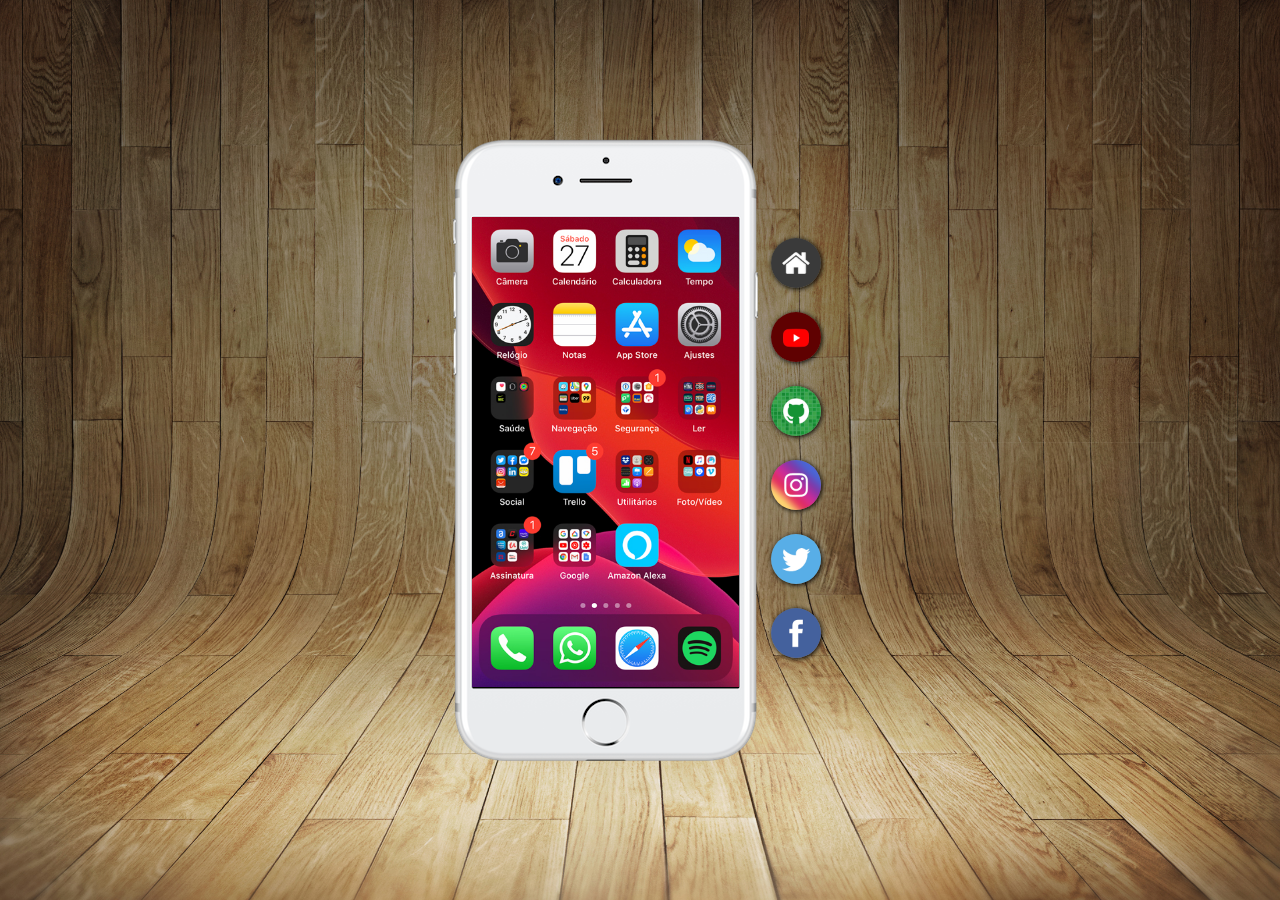
<file: index.html>
<!DOCTYPE html>
<html lang="pt-br">
<head>
    <meta charset="UTF-8">
    <meta name="viewport" content="width=device-width, initial-scale=1.0">
    <title>Projeto redes sociais</title>
    <link rel="shortcut icon" href="favicon.ico" type="image/x-icon">
    <link rel="stylesheet" href="estilos/style.css">
</head>
<body>
    <main>
        <section id="telefone">
        <iframe id="tela" src="home.html" frameborder="0" name="tela">
            Seu navegador não suporta, tente abrir em outro navegador para visualizar o documento.
        </iframe>
        </section>
        <section id="redes-sociais">
            <a href="home.html" target="tela"><img src="imagens/logo-home.jpg" alt="Home"></a>
            <a href="youtube.html" target="tela"><img src="imagens/logo-youtube.jpg" alt="Youtube"></a>
            <a href="github.html" target="tela"><img src="imagens/logo-github.jpg" alt="Github"></a>
            <a href="instagram.html" target="tela"><img src="imagens/logo-instagram.jpg" alt="Instagram"></a>
            <a href="twitter.html" target="tela"><img src="imagens/logo-twitter.jpg" alt="Twiter"></a>
            <a href="facebook.html" target="tela"><img src="imagens/logo-facebook.jpg" alt=""></a>
        </section>
    </main>
</body>
</html>
</file>
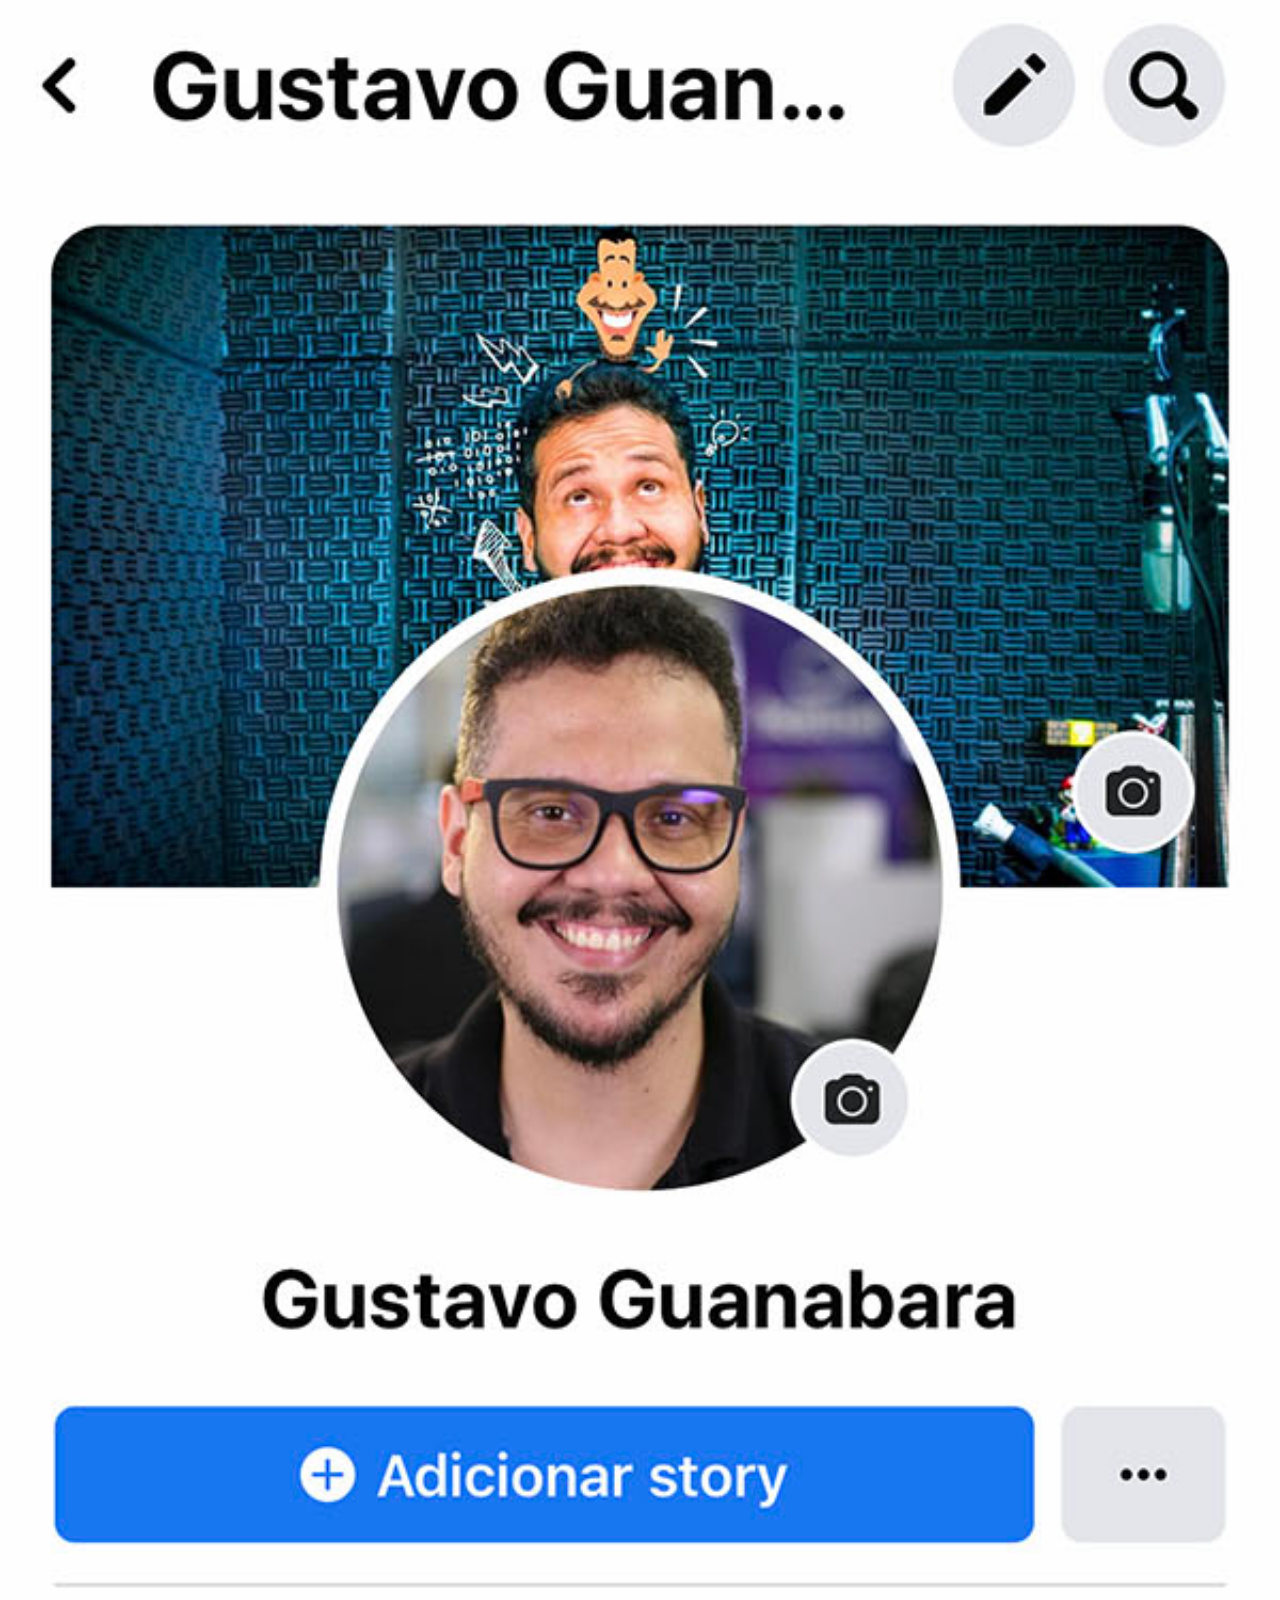
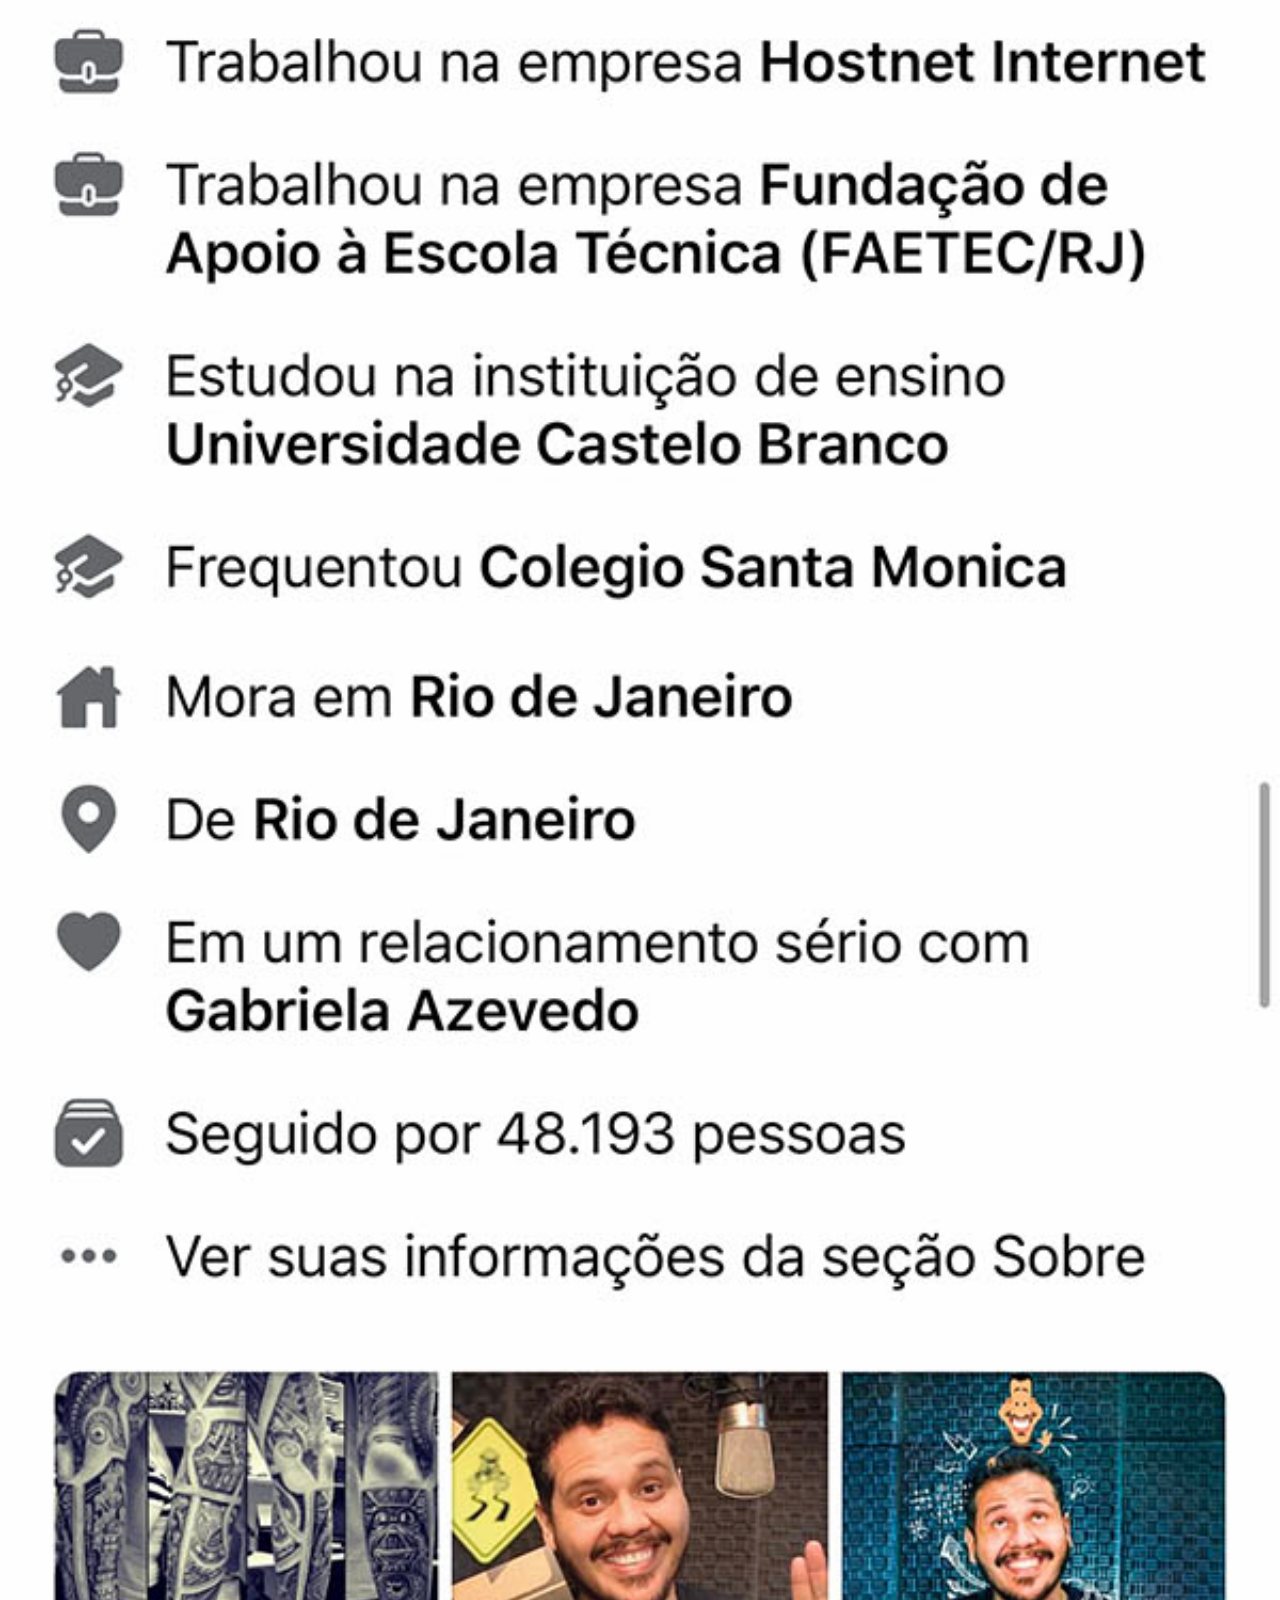
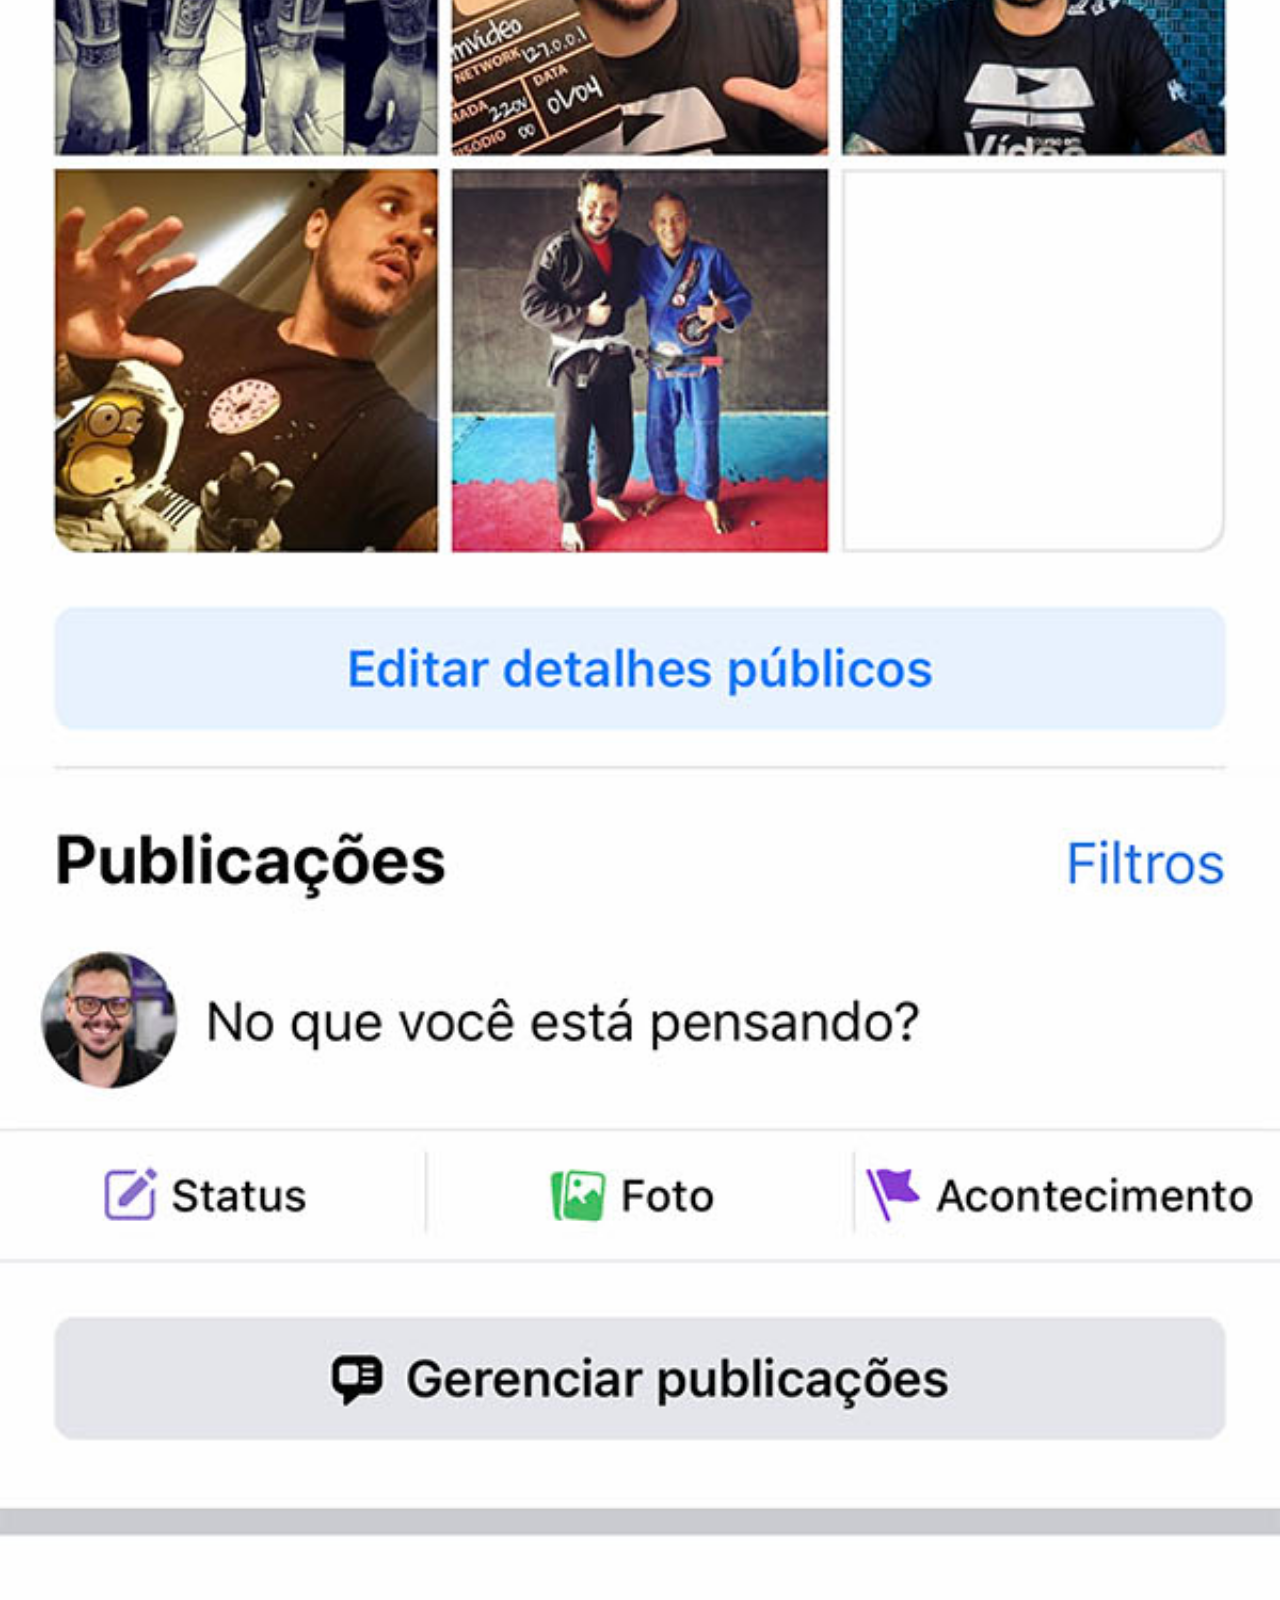
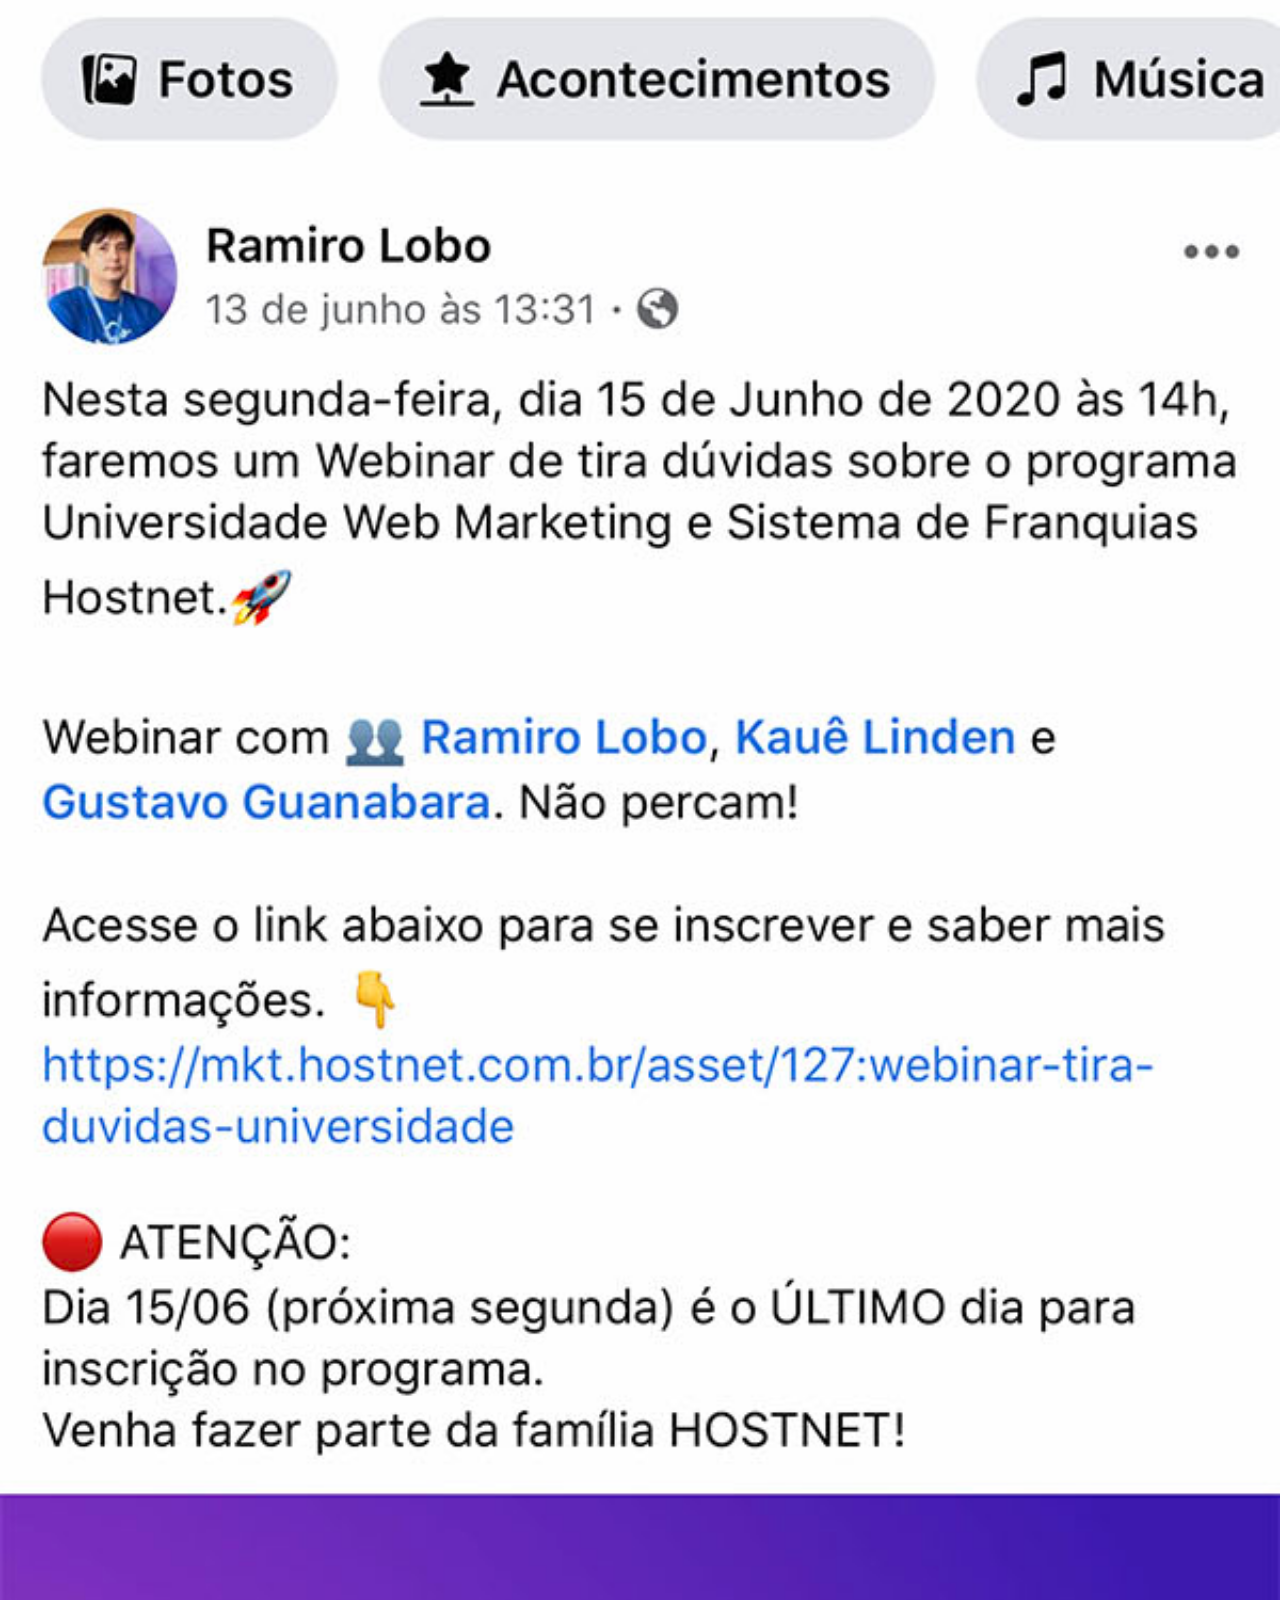
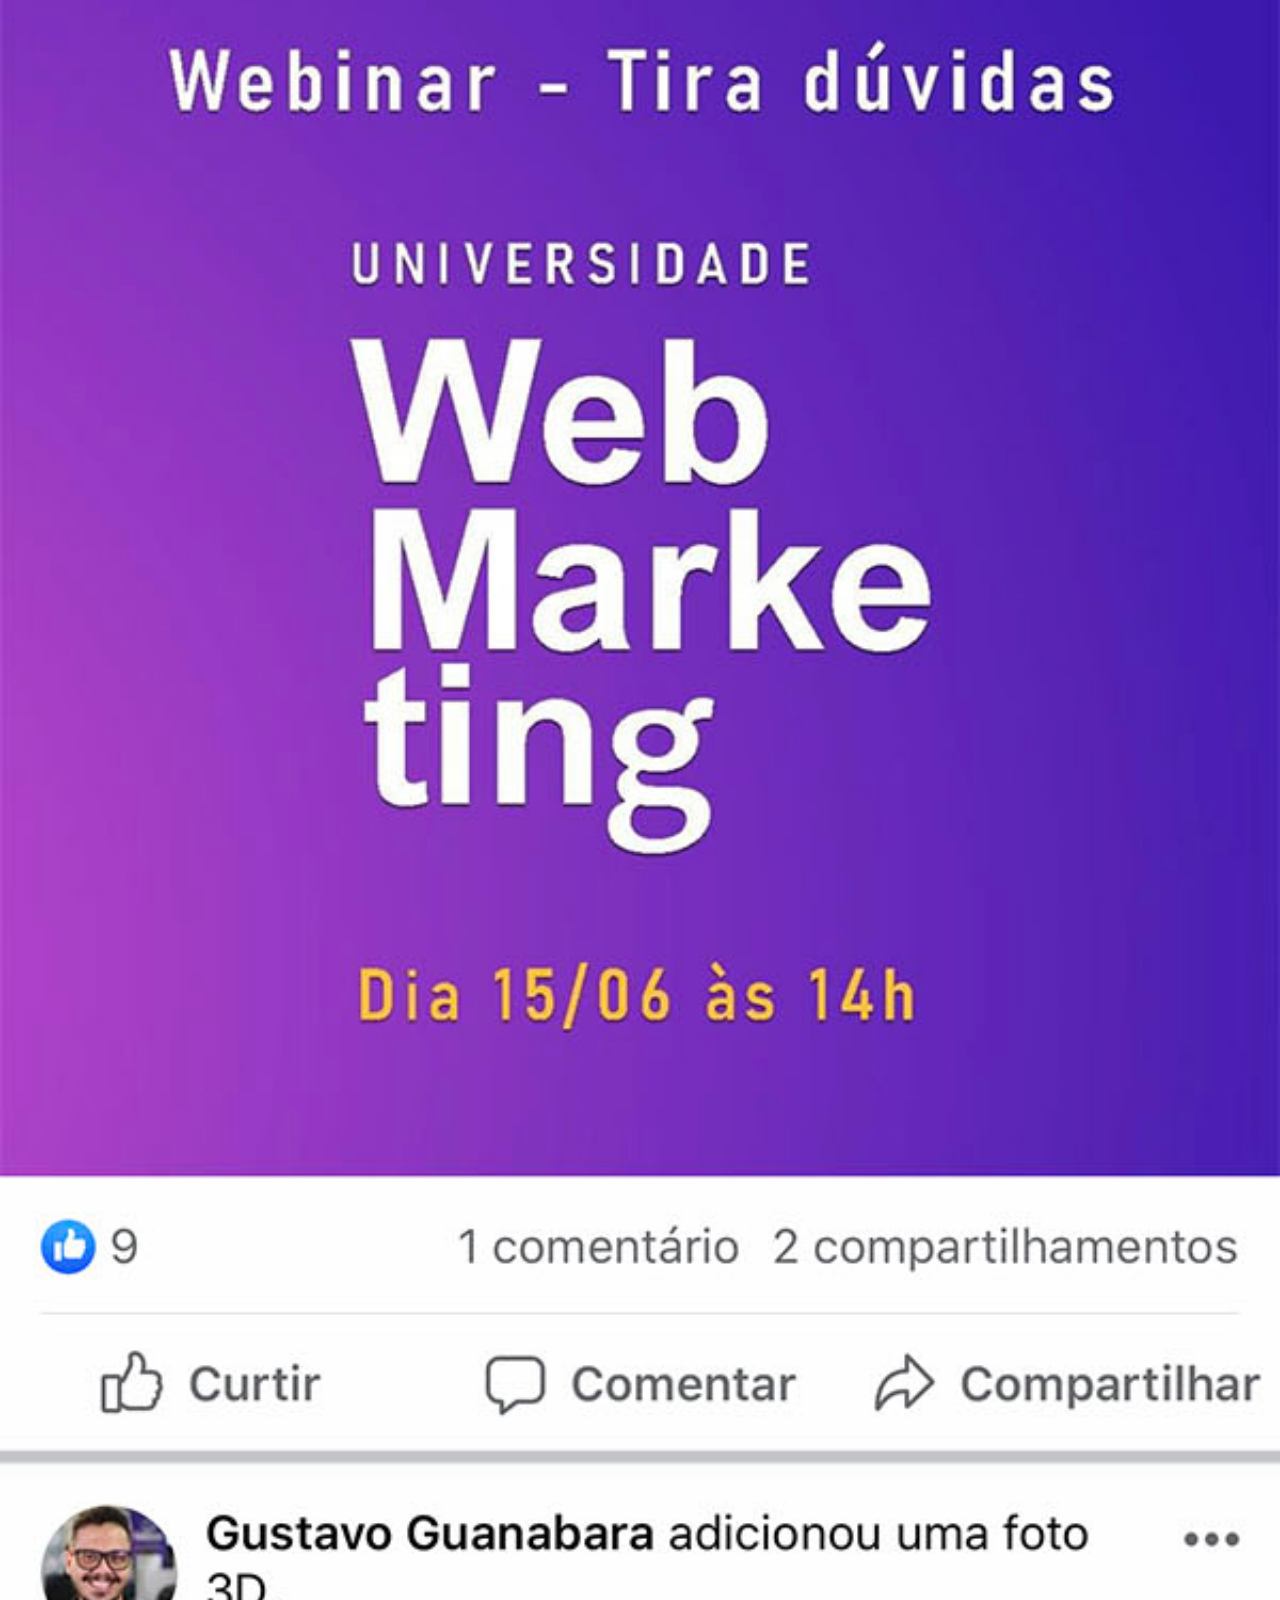
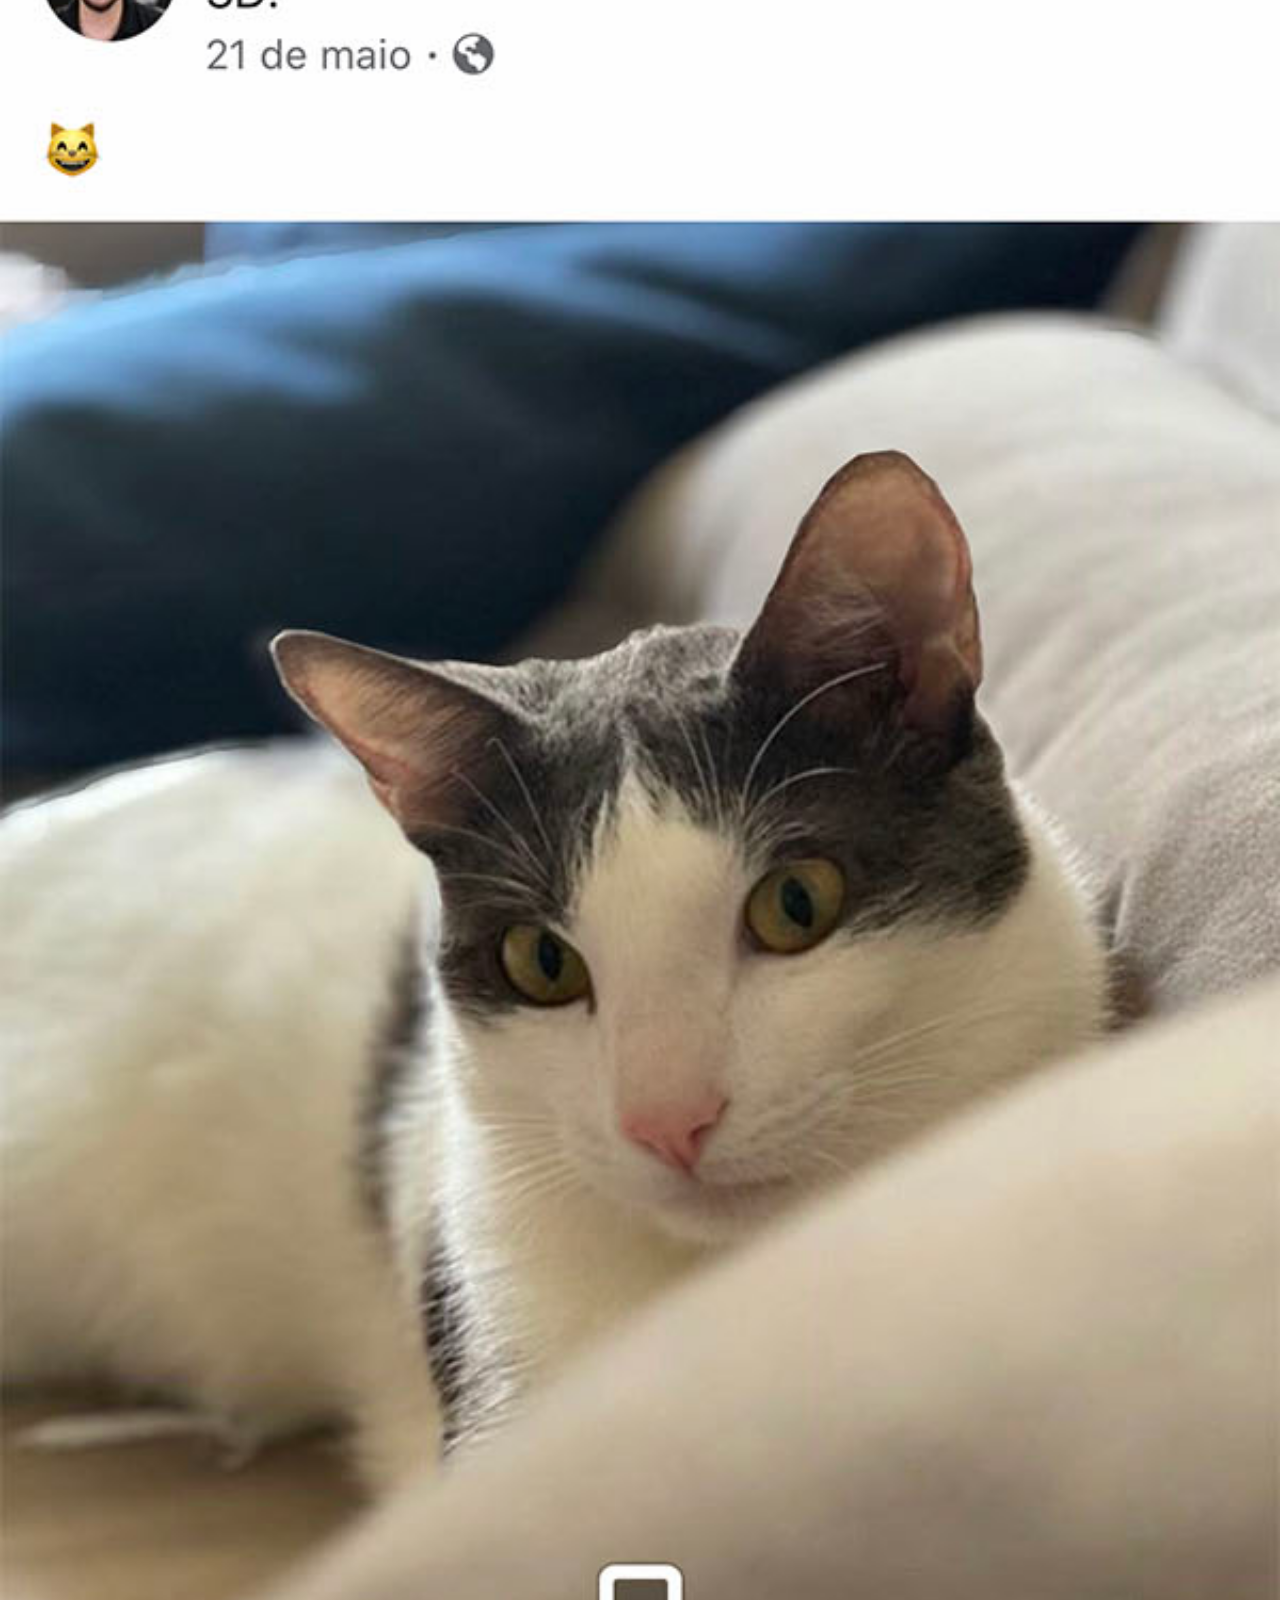
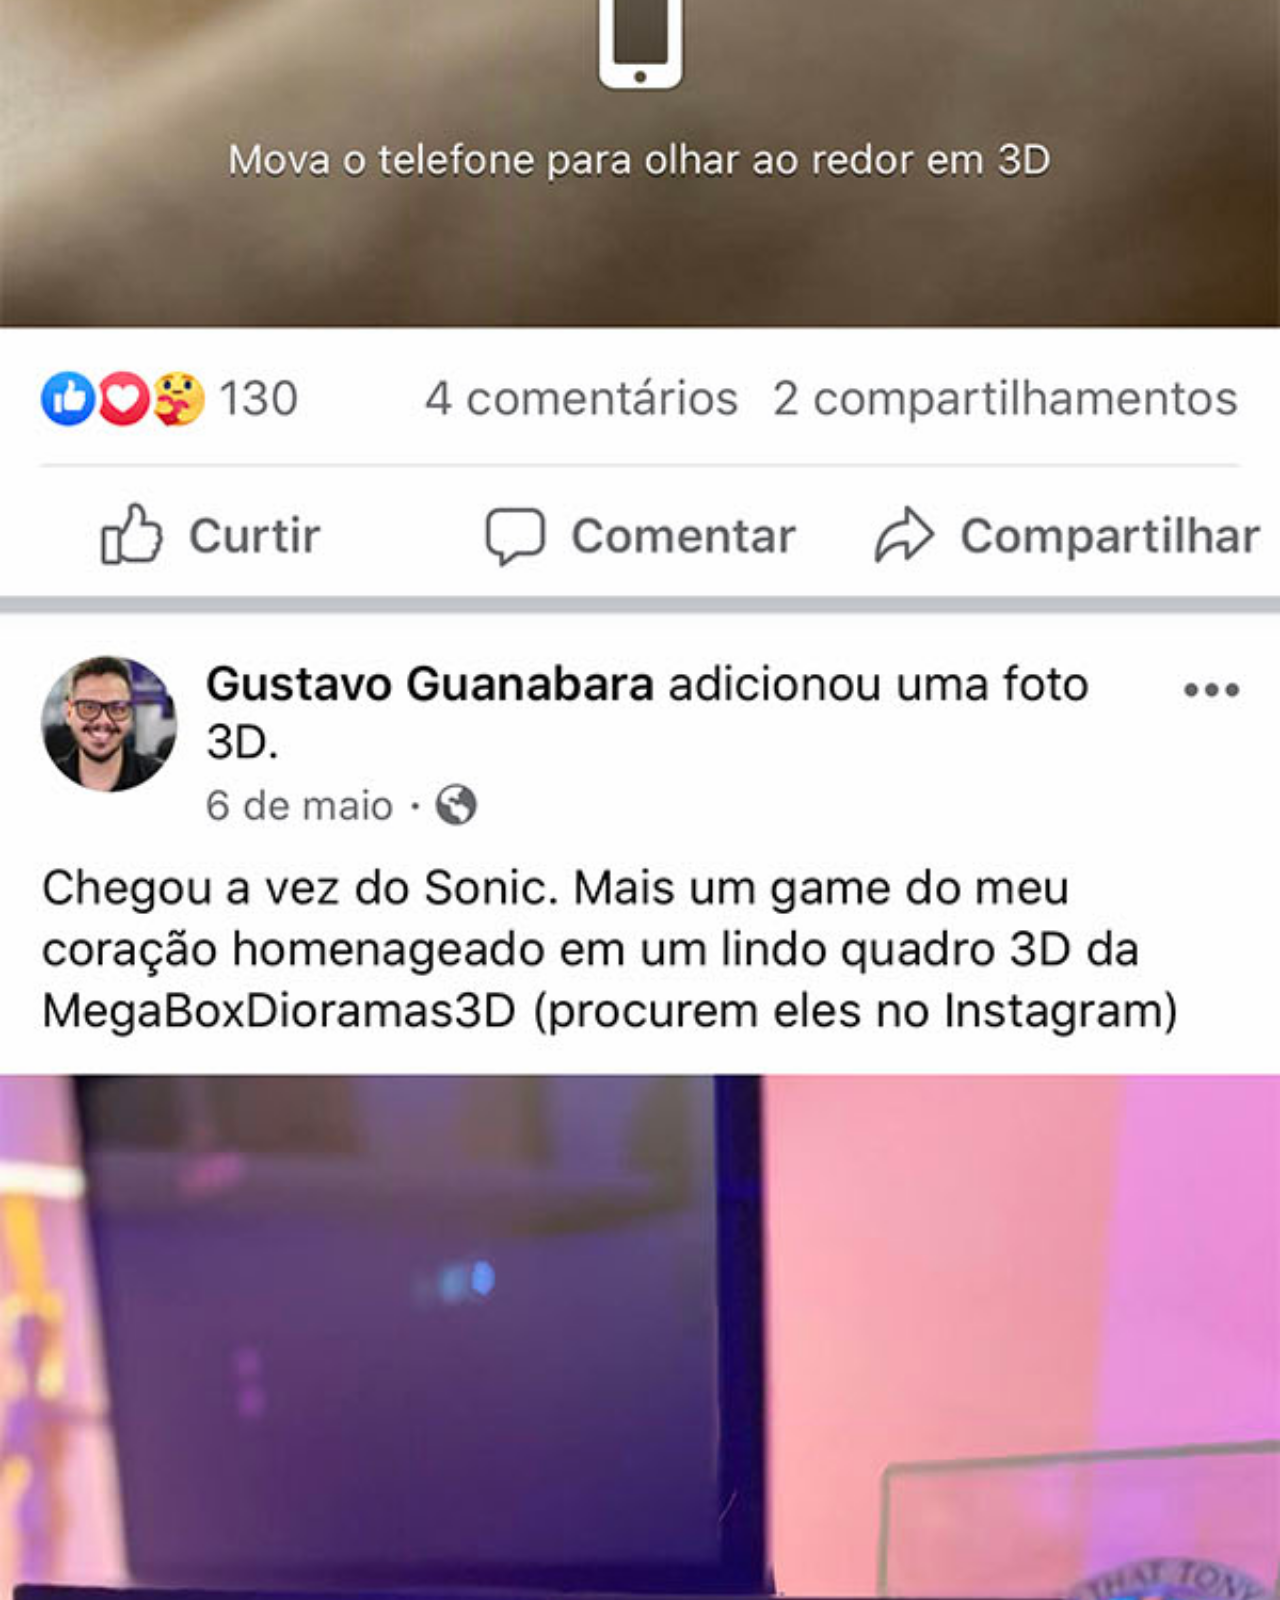
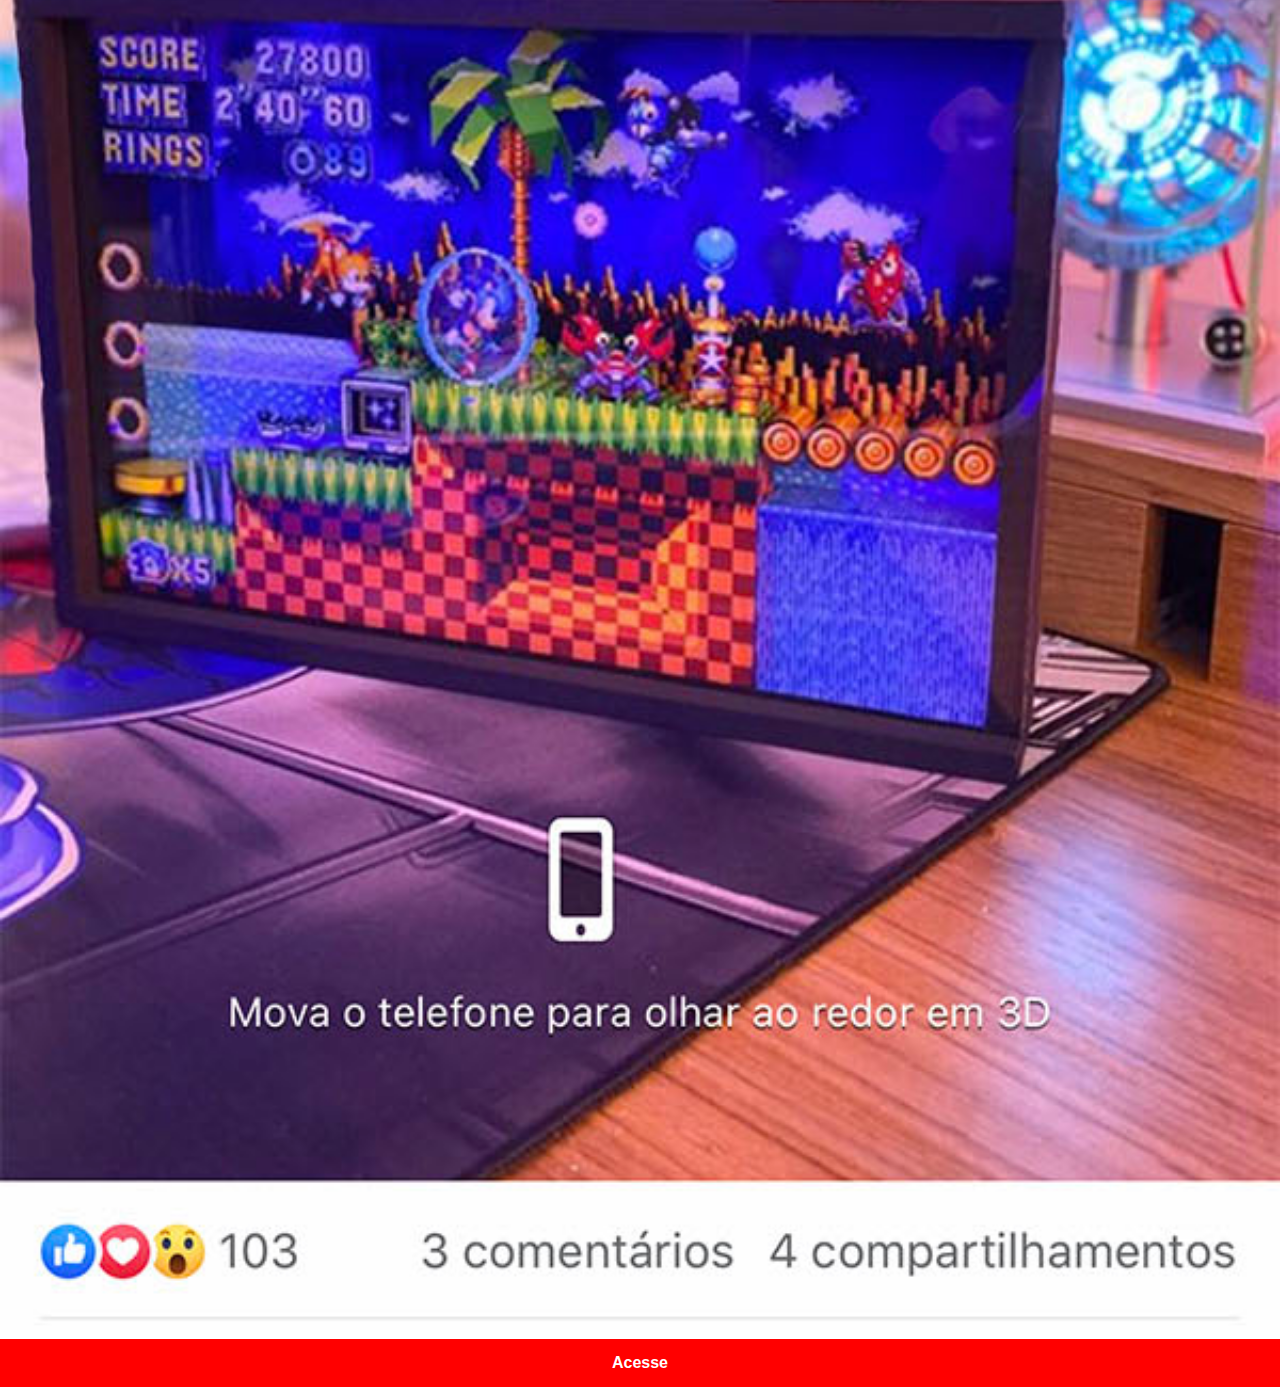
<file: facebook.html>
<!DOCTYPE html>
<html lang="pt-br">
<head>
    <meta charset="UTF-8">
    <meta name="viewport" content="width=device-width, initial-scale=1.0">
    <title>Facebook</title>
    <style>
        *{
            margin: 0px;
            padding: 0px;
            font-family: Arial, Helvetica, sans-serif;
        }
        
        ::-webkit-scrollbar{
            width: 0px;
            height: 0px;
        }

        img{
            width: 100vw;
        }

        a{
            margin-top: -3px;
            display: block;
            background-color: rgb(255, 0, 0);
            color: white;
            padding: 15px;
            text-decoration: none;
            text-align: center;
            font-weight: bolder;
        }
        a:hover{
            background-color: rgb(182, 10, 10);
        }
    </style>
</head>
<body>
    <img src="imagens/tela-facebook.jpg" alt="Facebook">
    <a href="https://www.facebook.com/gustavoguanabara/?locale=pt_BR" target="_blank">Acesse</a>
</body>
</html>
</file>
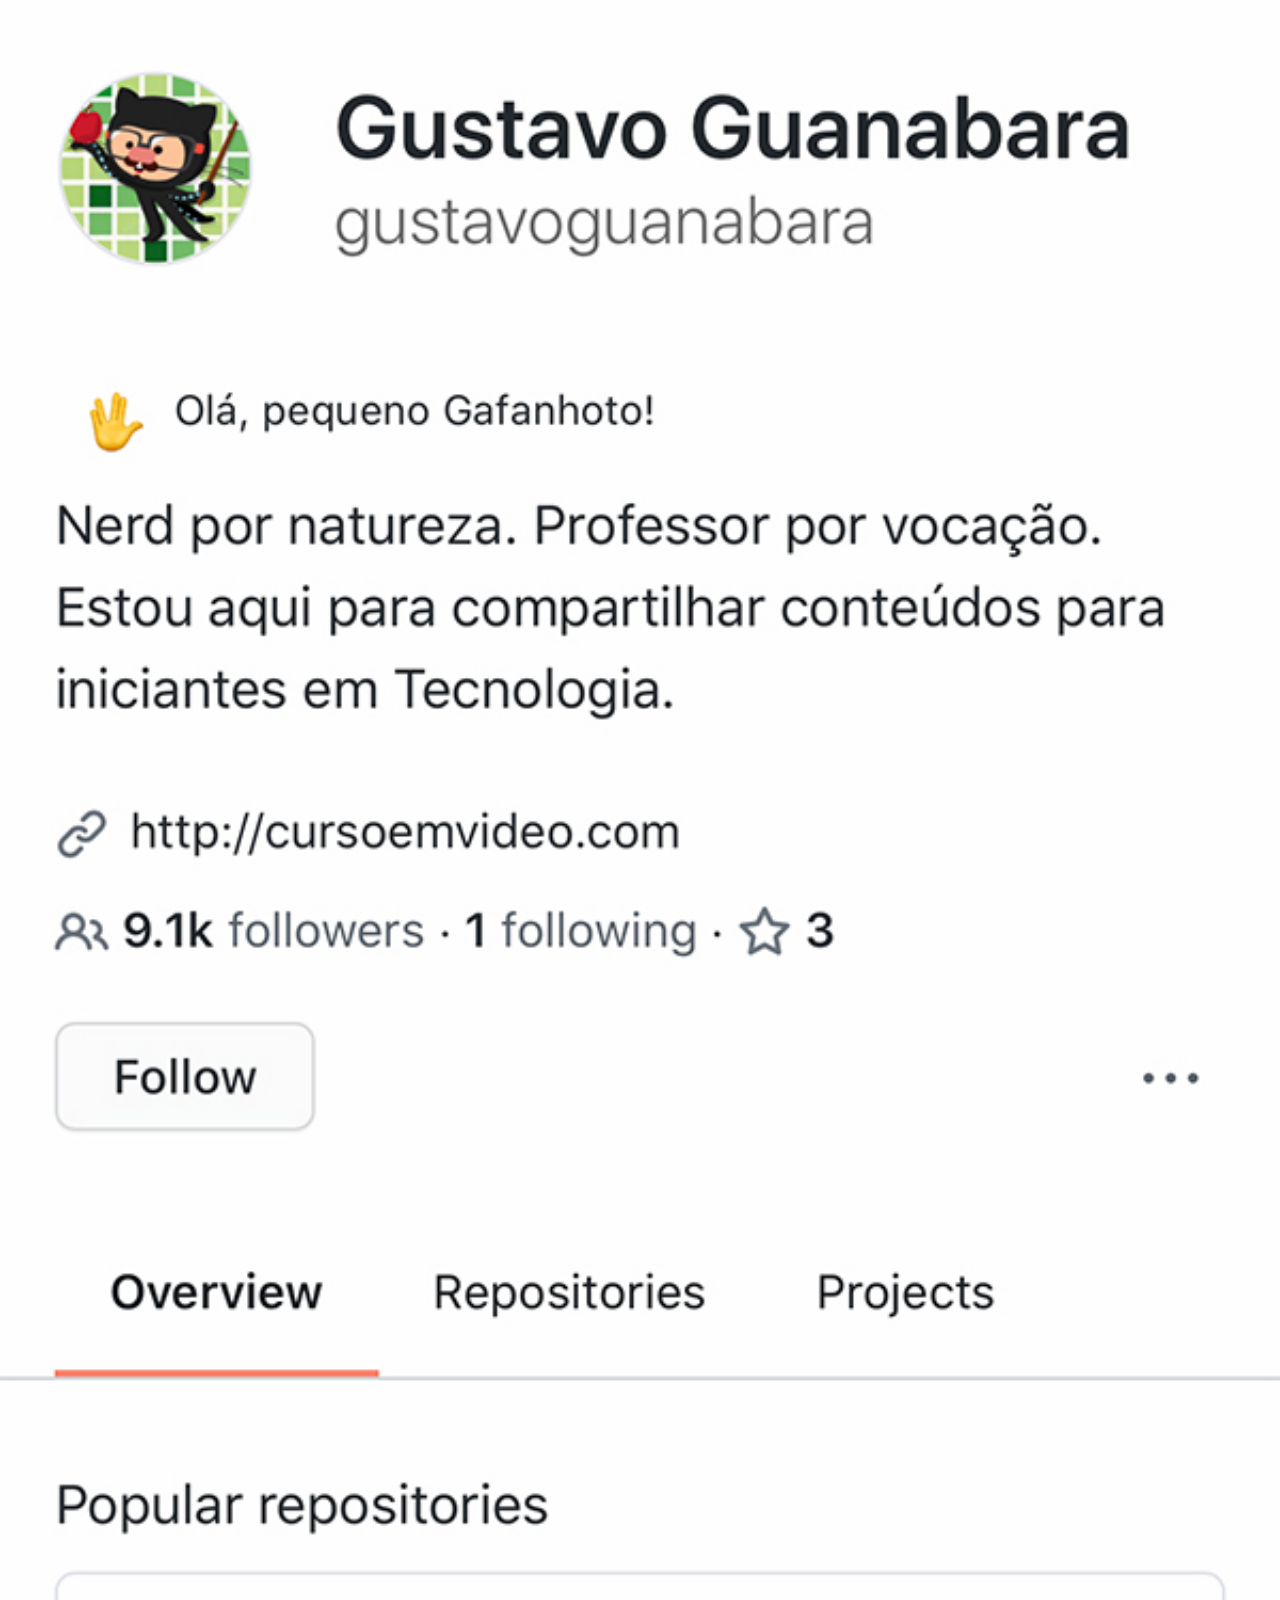
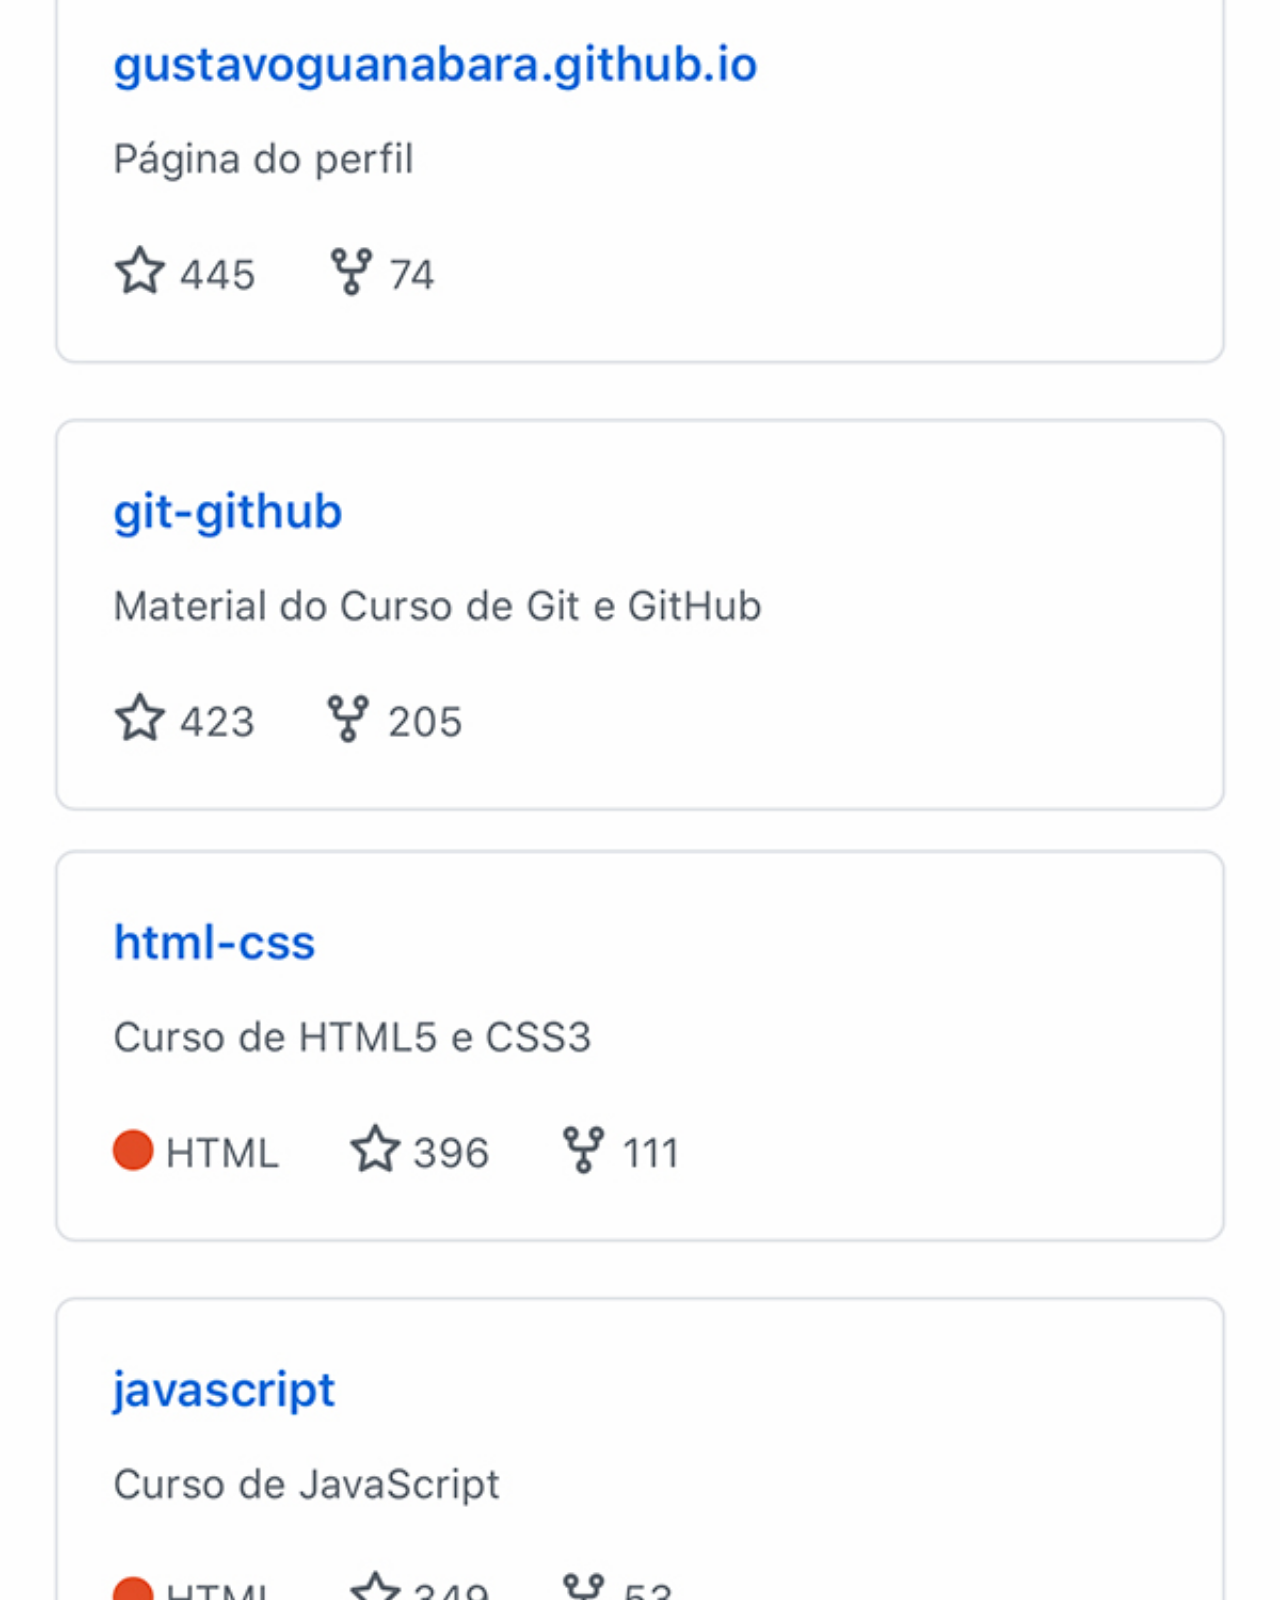
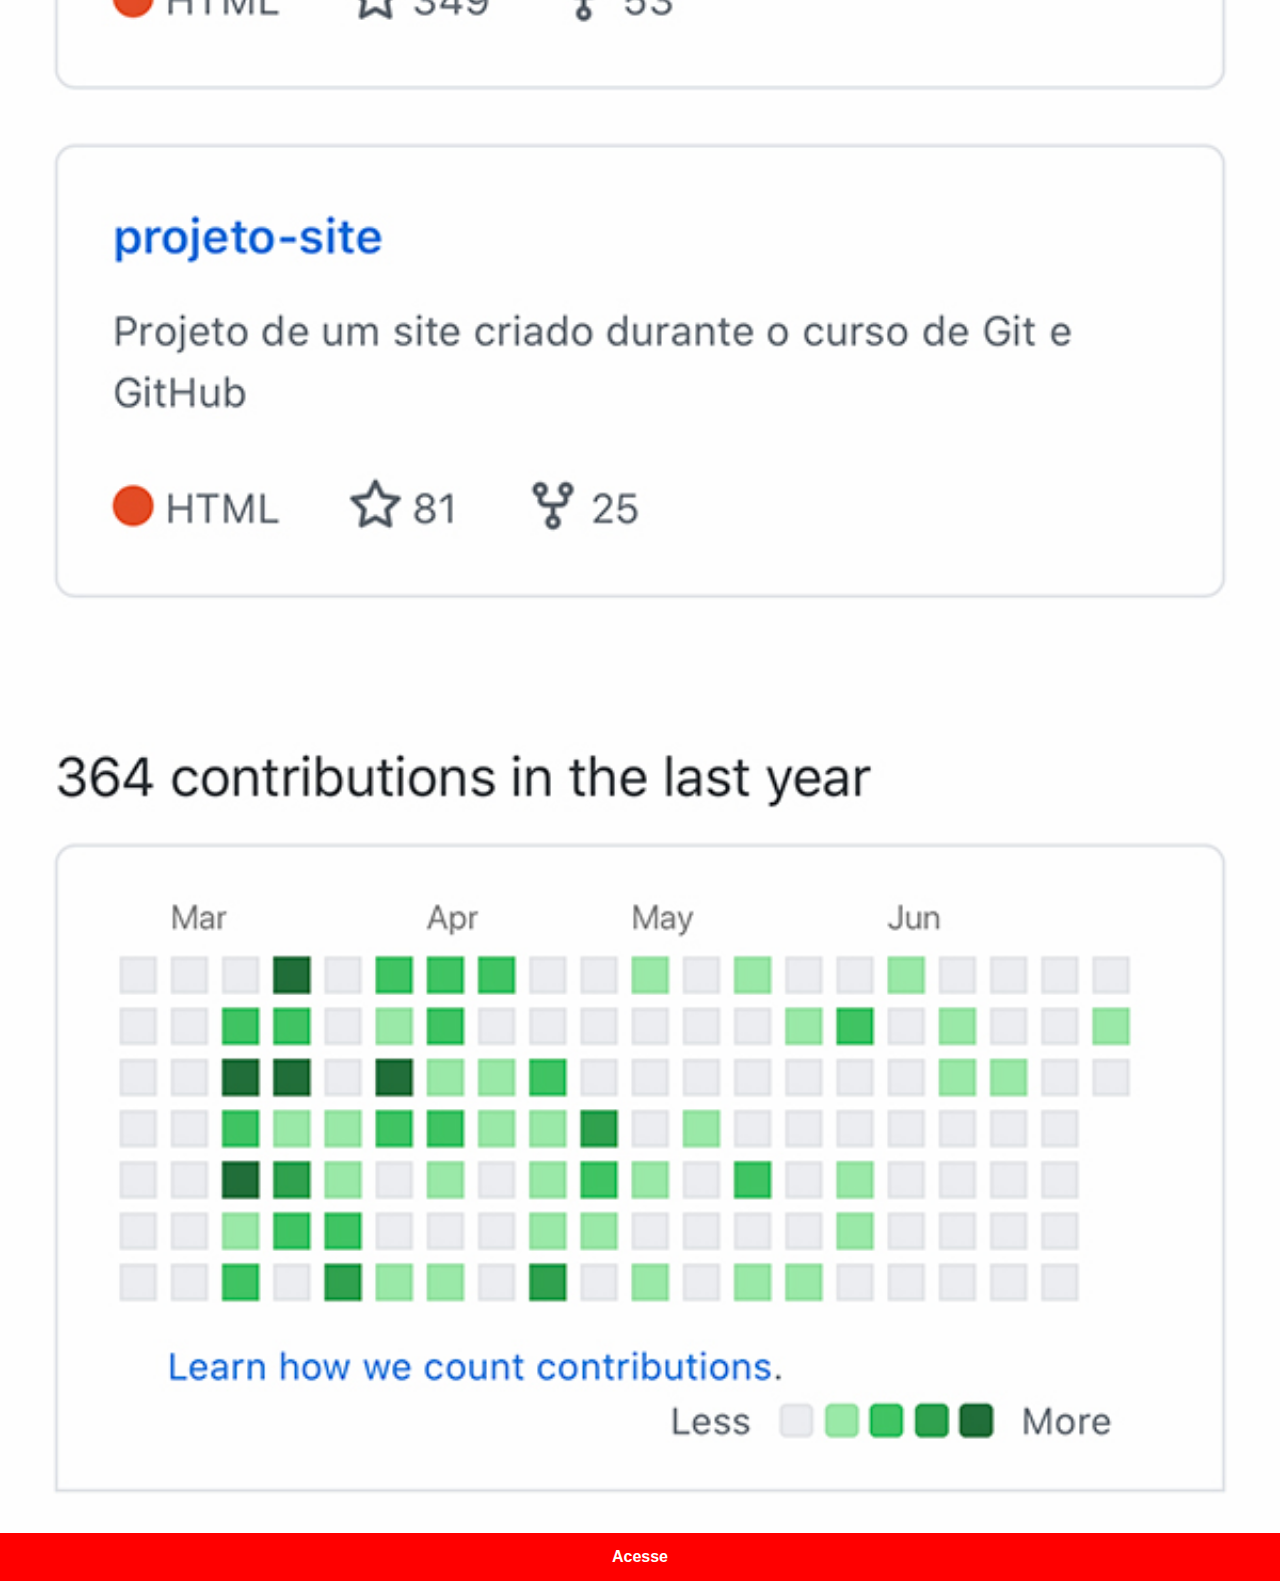
<file: github.html>
<!DOCTYPE html>
<html lang="pt-br">
<head>
    <meta charset="UTF-8">
    <meta name="viewport" content="width=device-width, initial-scale=1.0">
    <title>Github</title>
    <style>
        *{
            margin: 0px;
            padding: 0px;
            font-family: Arial, Helvetica, sans-serif;
        }
        
        ::-webkit-scrollbar{
            width: 0px;
            height: 0px;
        }

        img{
            width: 100vw;
        }

        a{
            display: block;
            background-color: rgb(255, 0, 0);
            color: white;
            padding: 15px;
            text-decoration: none;
            text-align: center;
            font-weight: bolder;
            margin-top: -3px;
        }
        a:hover{
            background-color: rgb(182, 10, 10);
        }
    </style>
</head>
<body>
    <img src="imagens/tela-github.jpg" alt="Github">
    <a href="https://github.com/gustavoguanabara" target="_blank">Acesse</a>
</body>
</html>
</file>
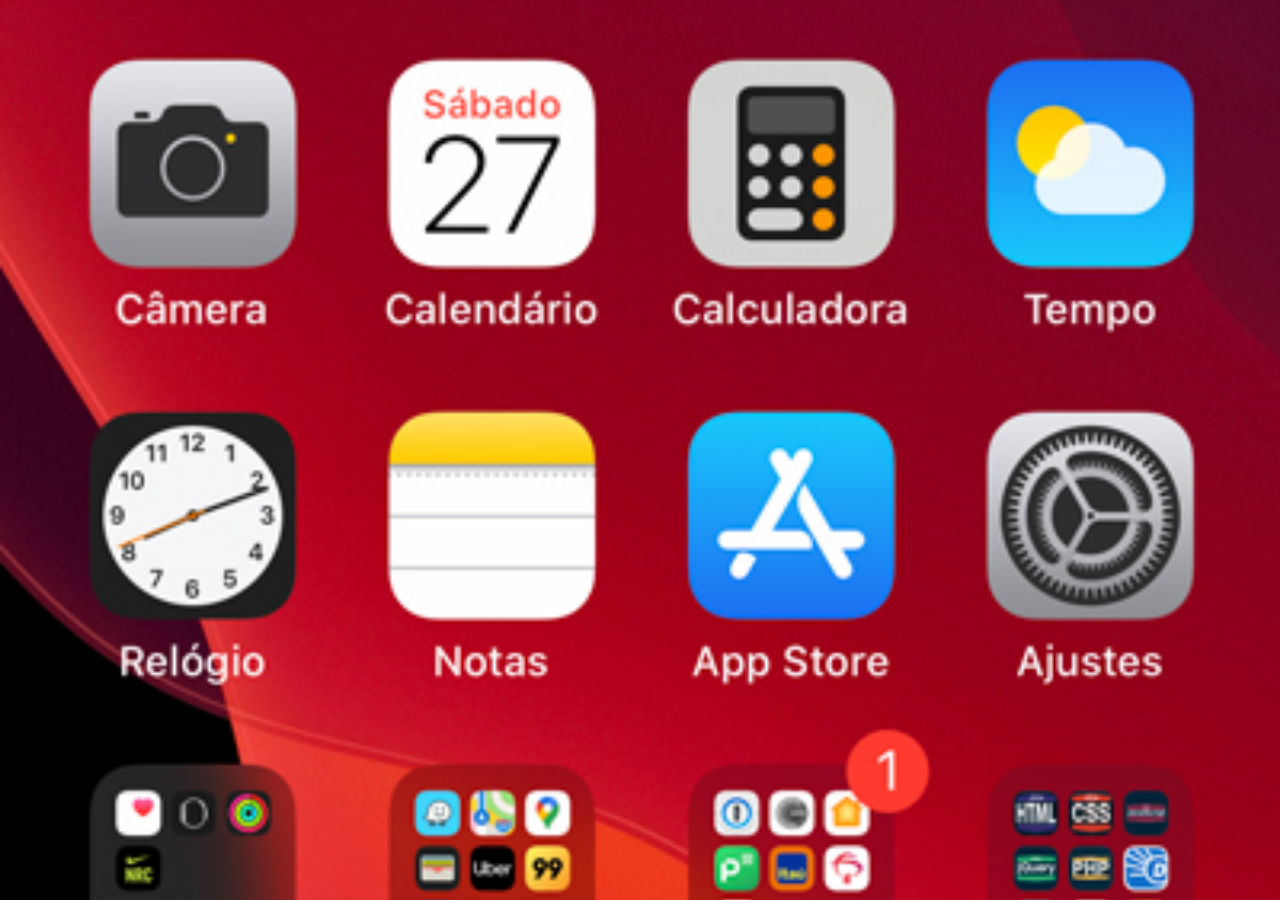
<file: home.html>
<!DOCTYPE html>
<html lang="pt-br">
<head>
    <meta charset="UTF-8">
    <meta name="viewport" content="width=device-width, initial-scale=1.0">
    <title>Home</title>
    <style>
        *{
            margin: 0px;
            padding: 0px;
        }
        
        body{
            background-color: black;
            background-image: url(imagens/tela-home.jpg);
            background-repeat: no-repeat;
            background-position: top center;
            background-size: cover;
        }
    </style>
</head>
<body>
    
</body>
</html>
</file>
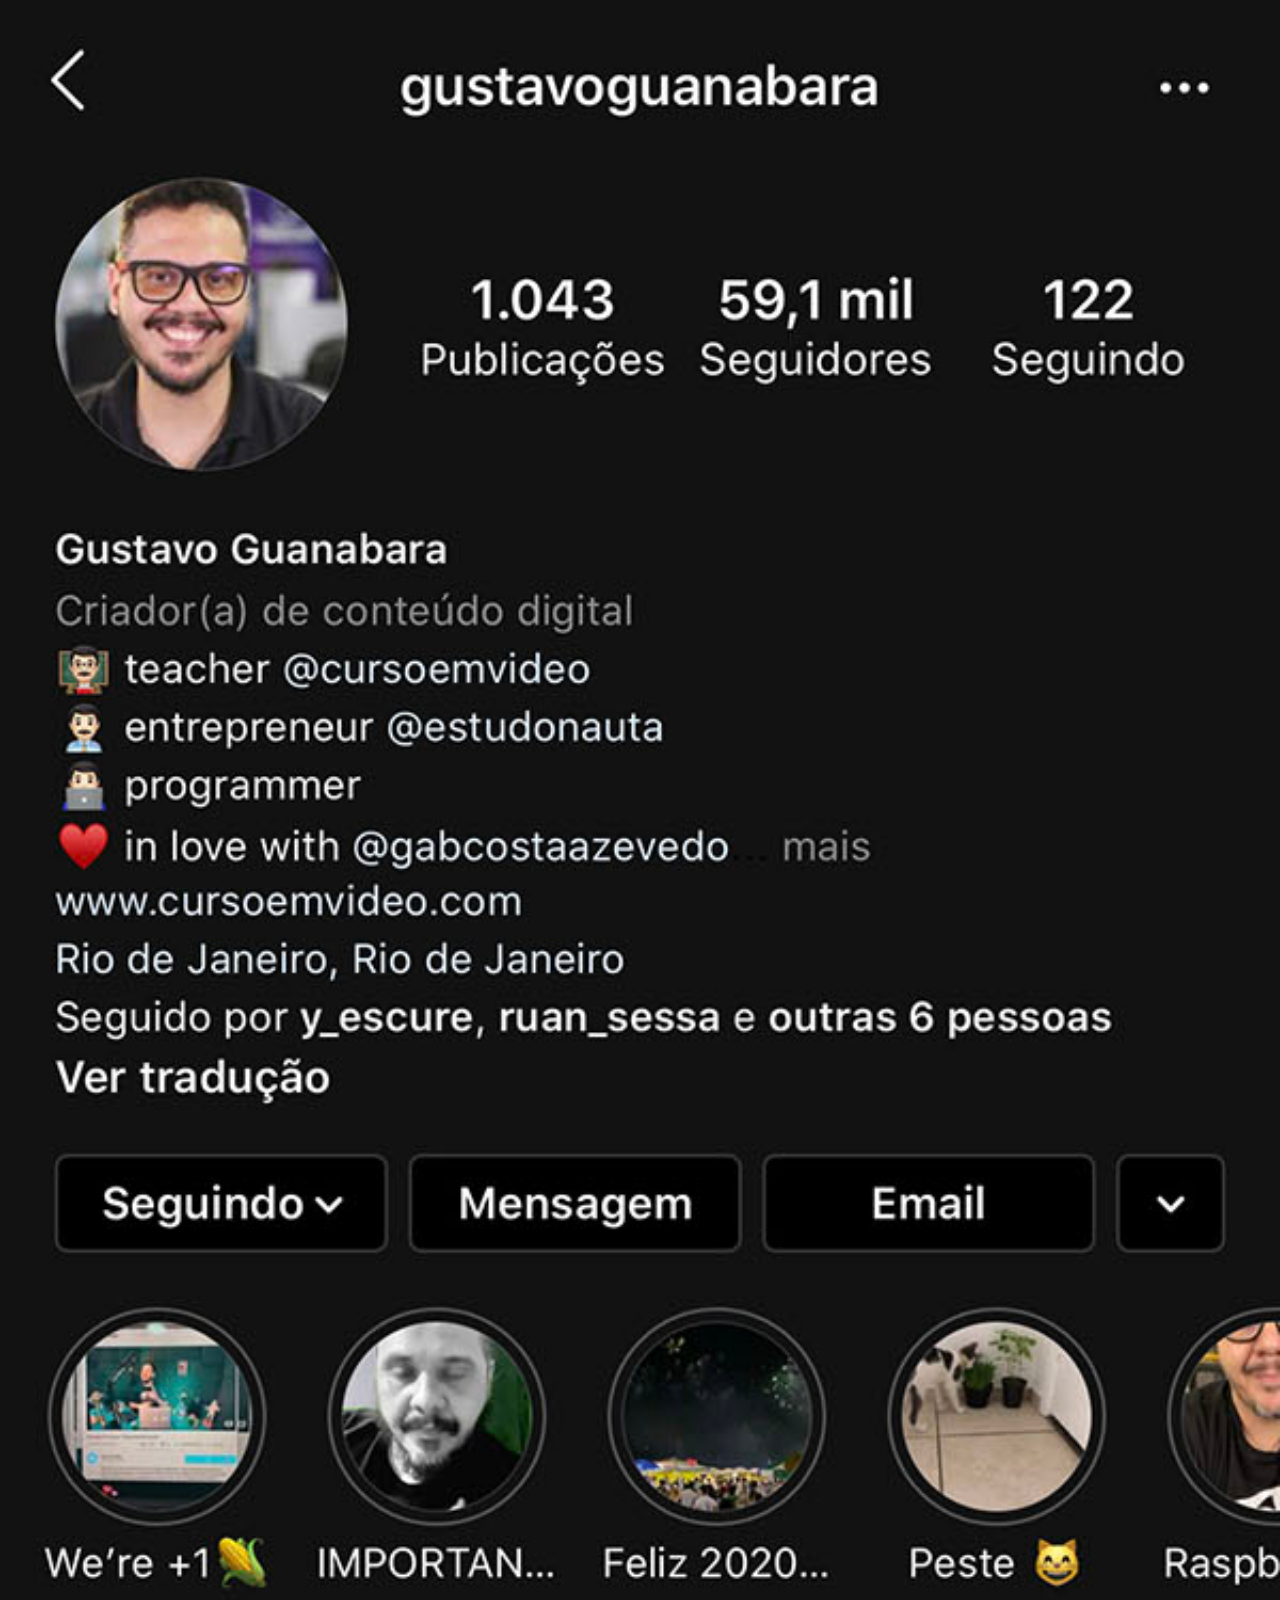
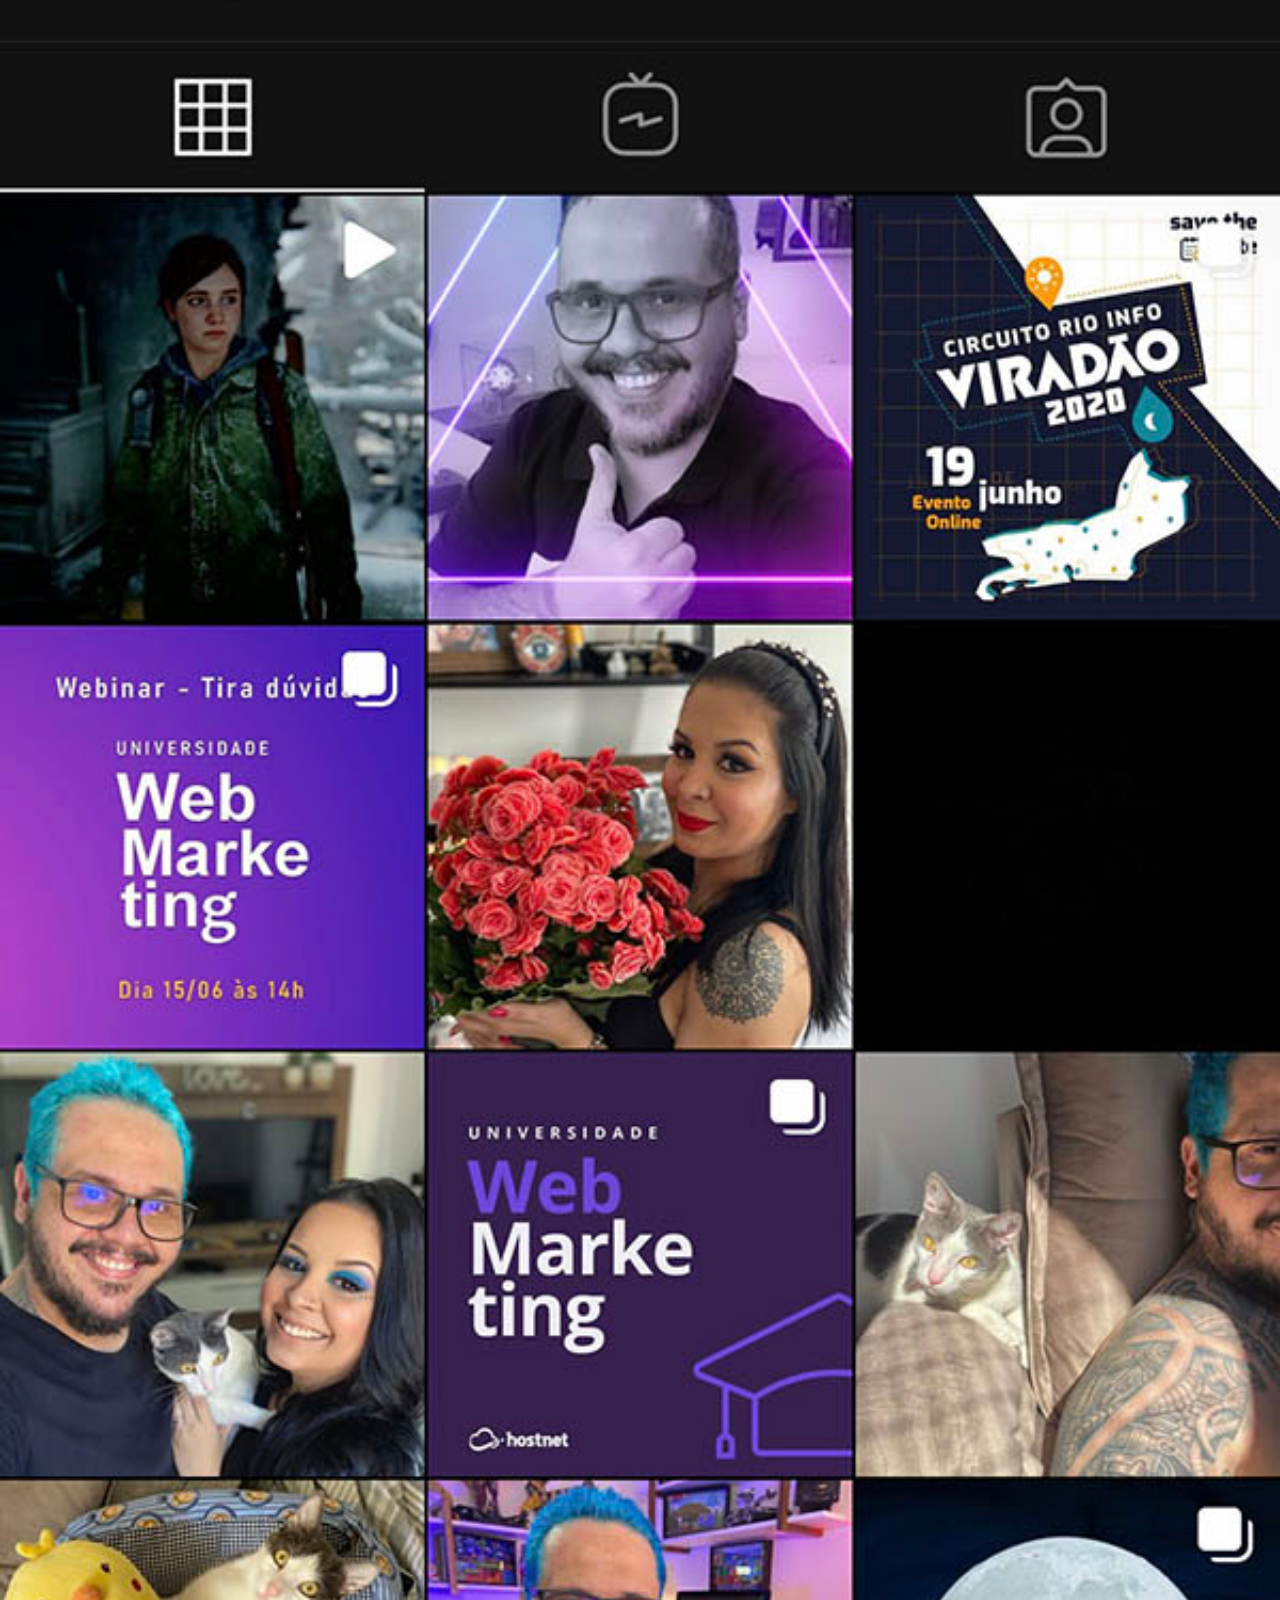
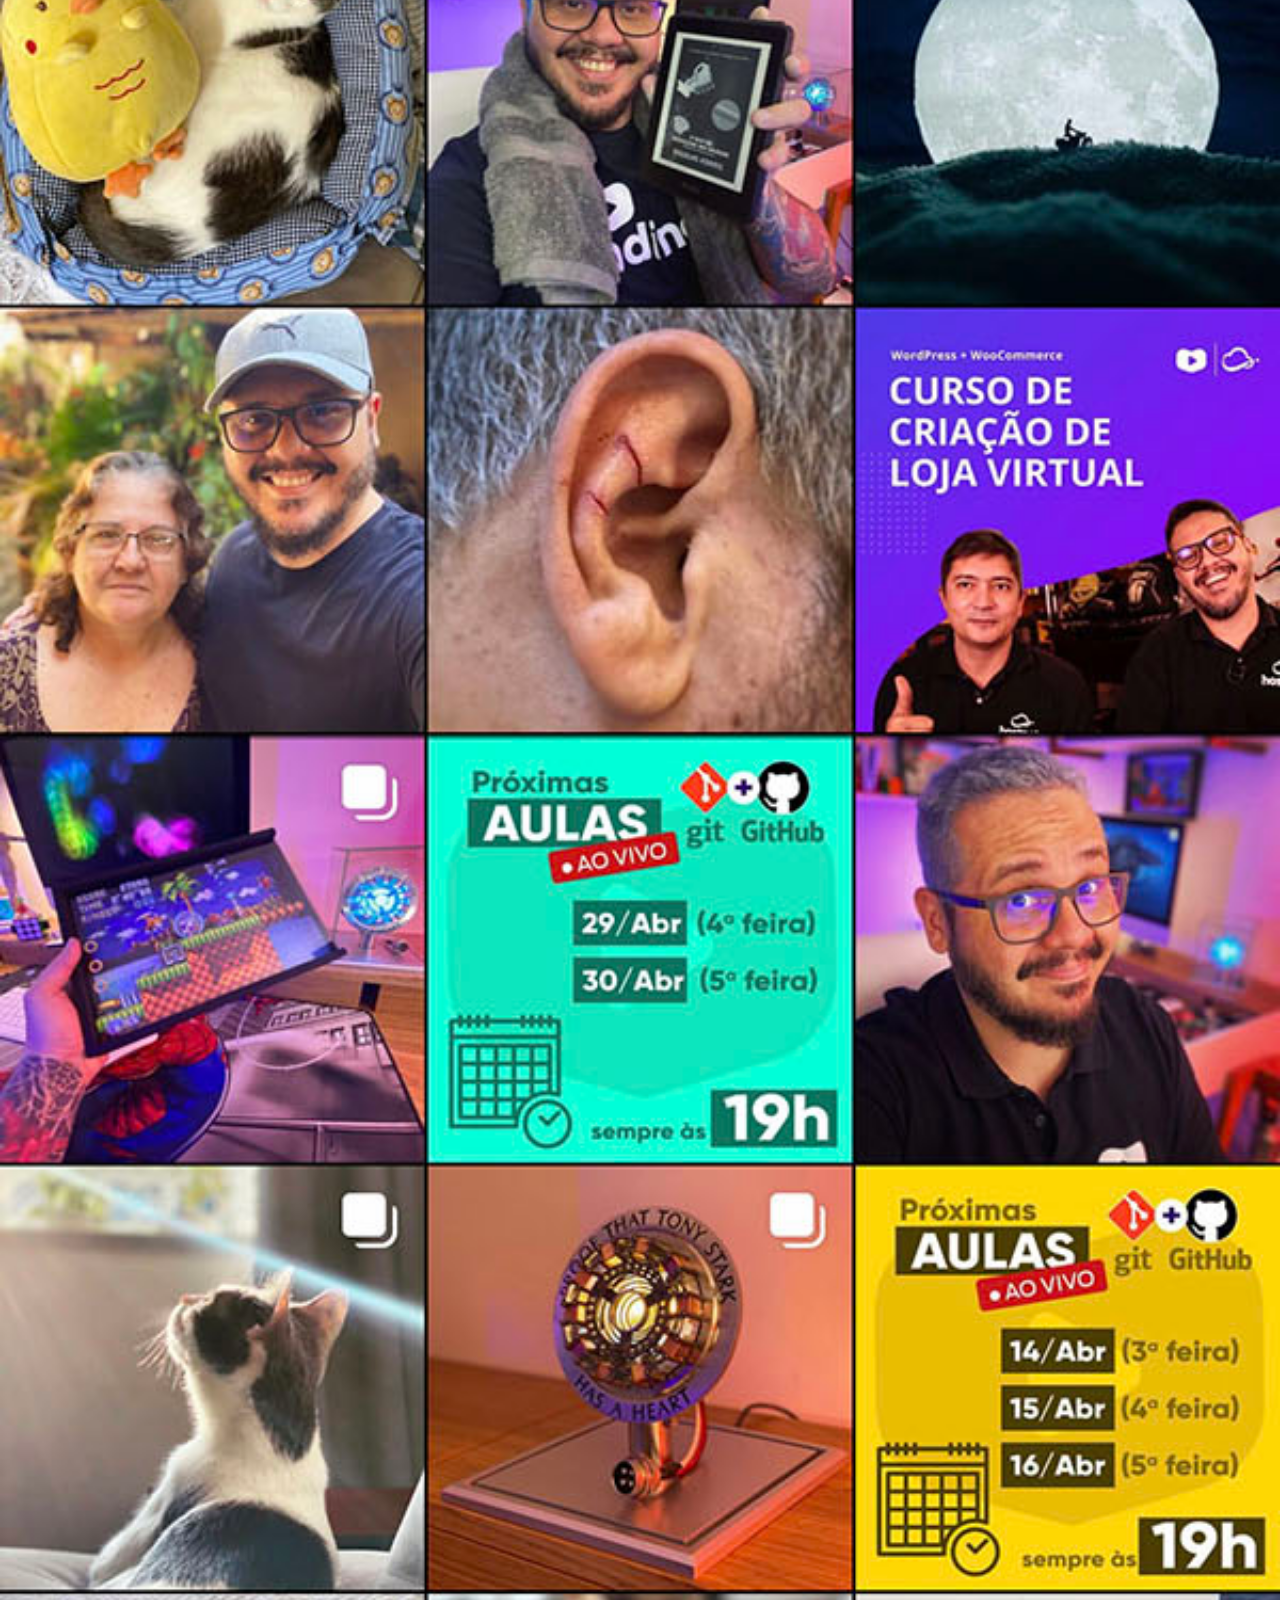
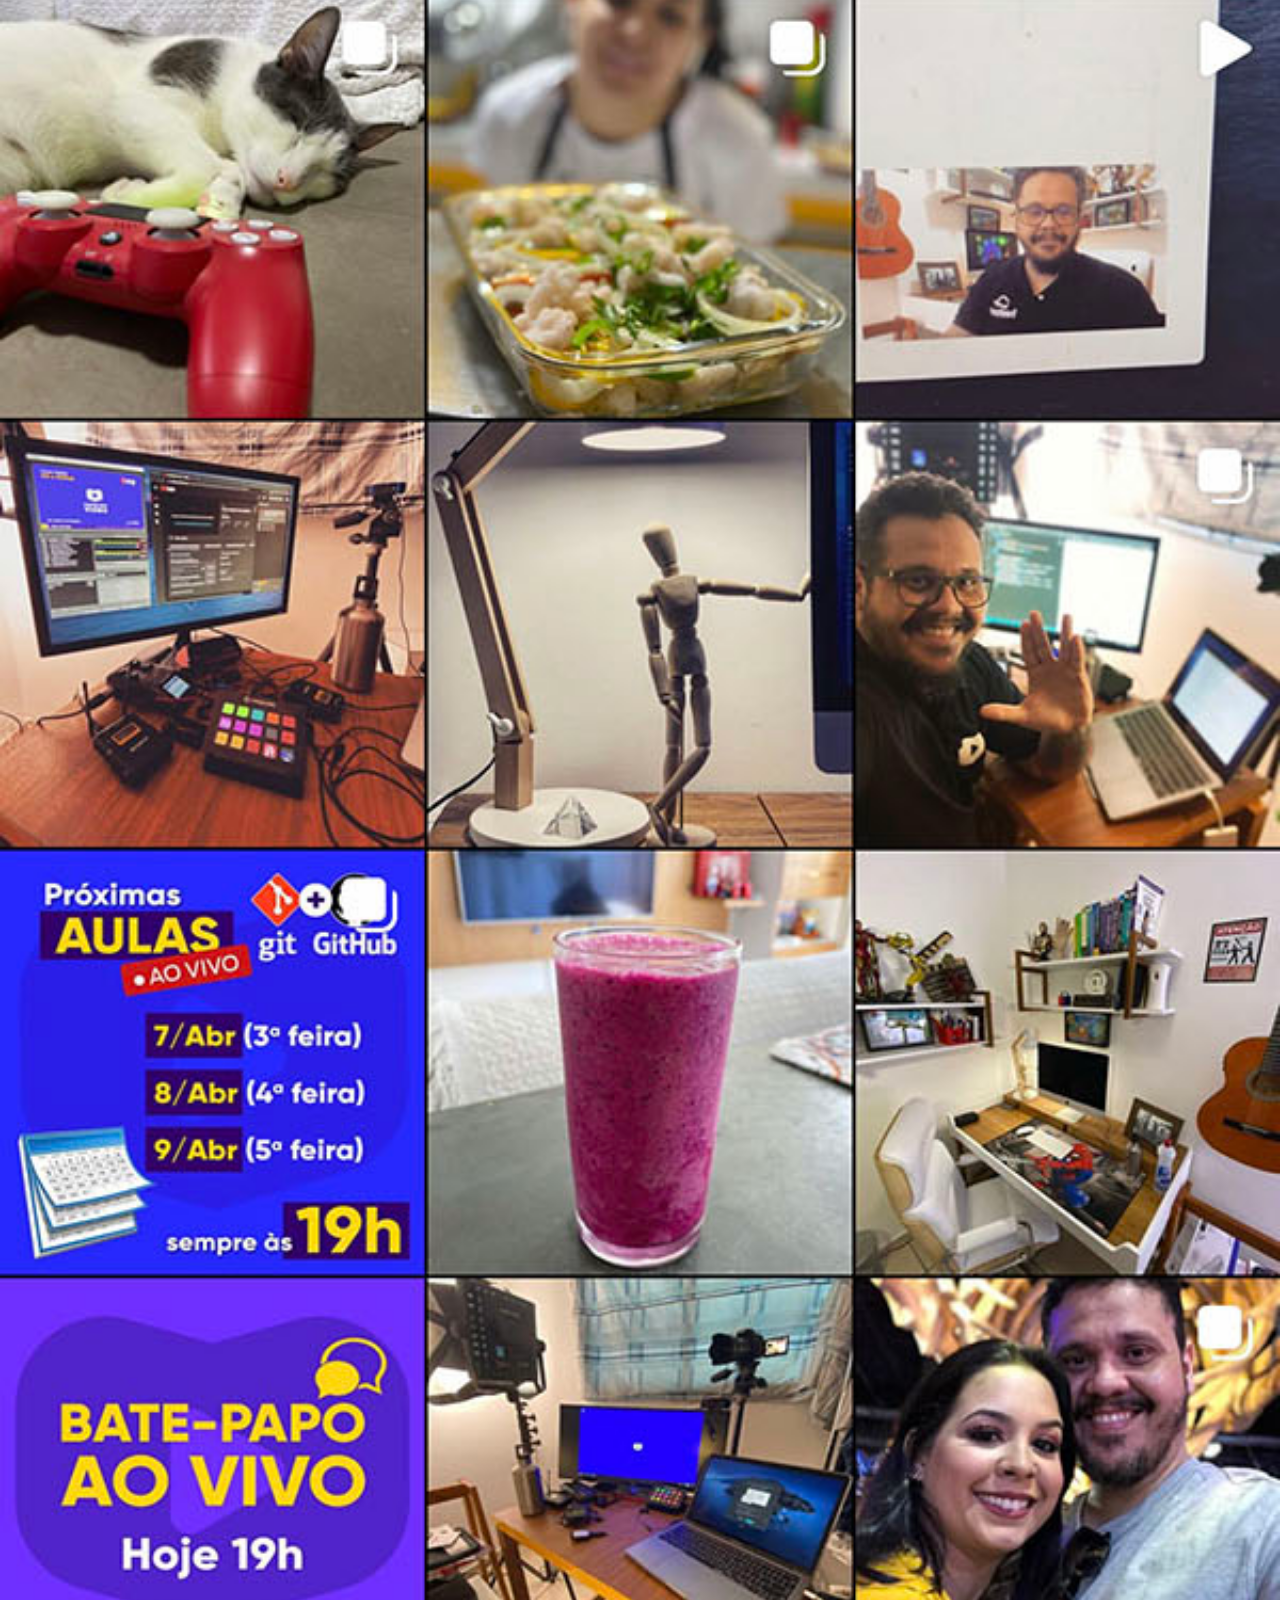
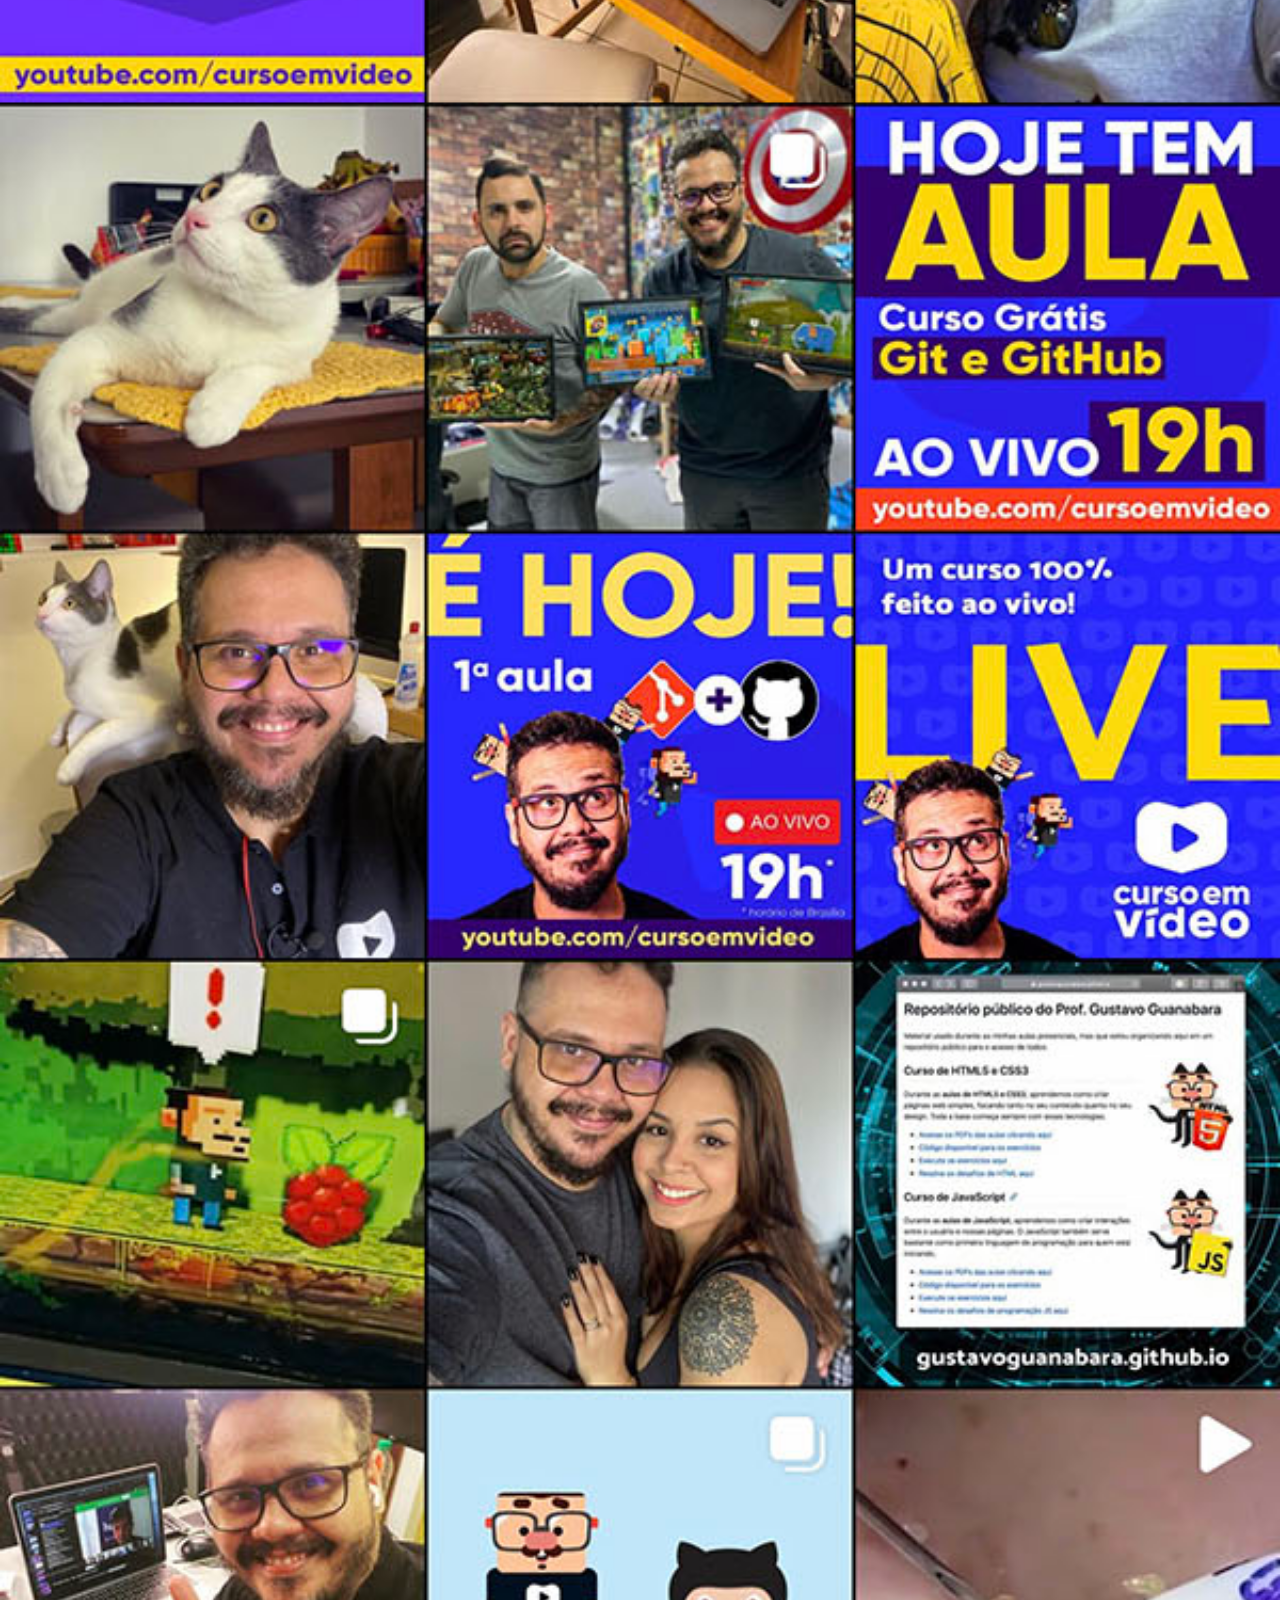
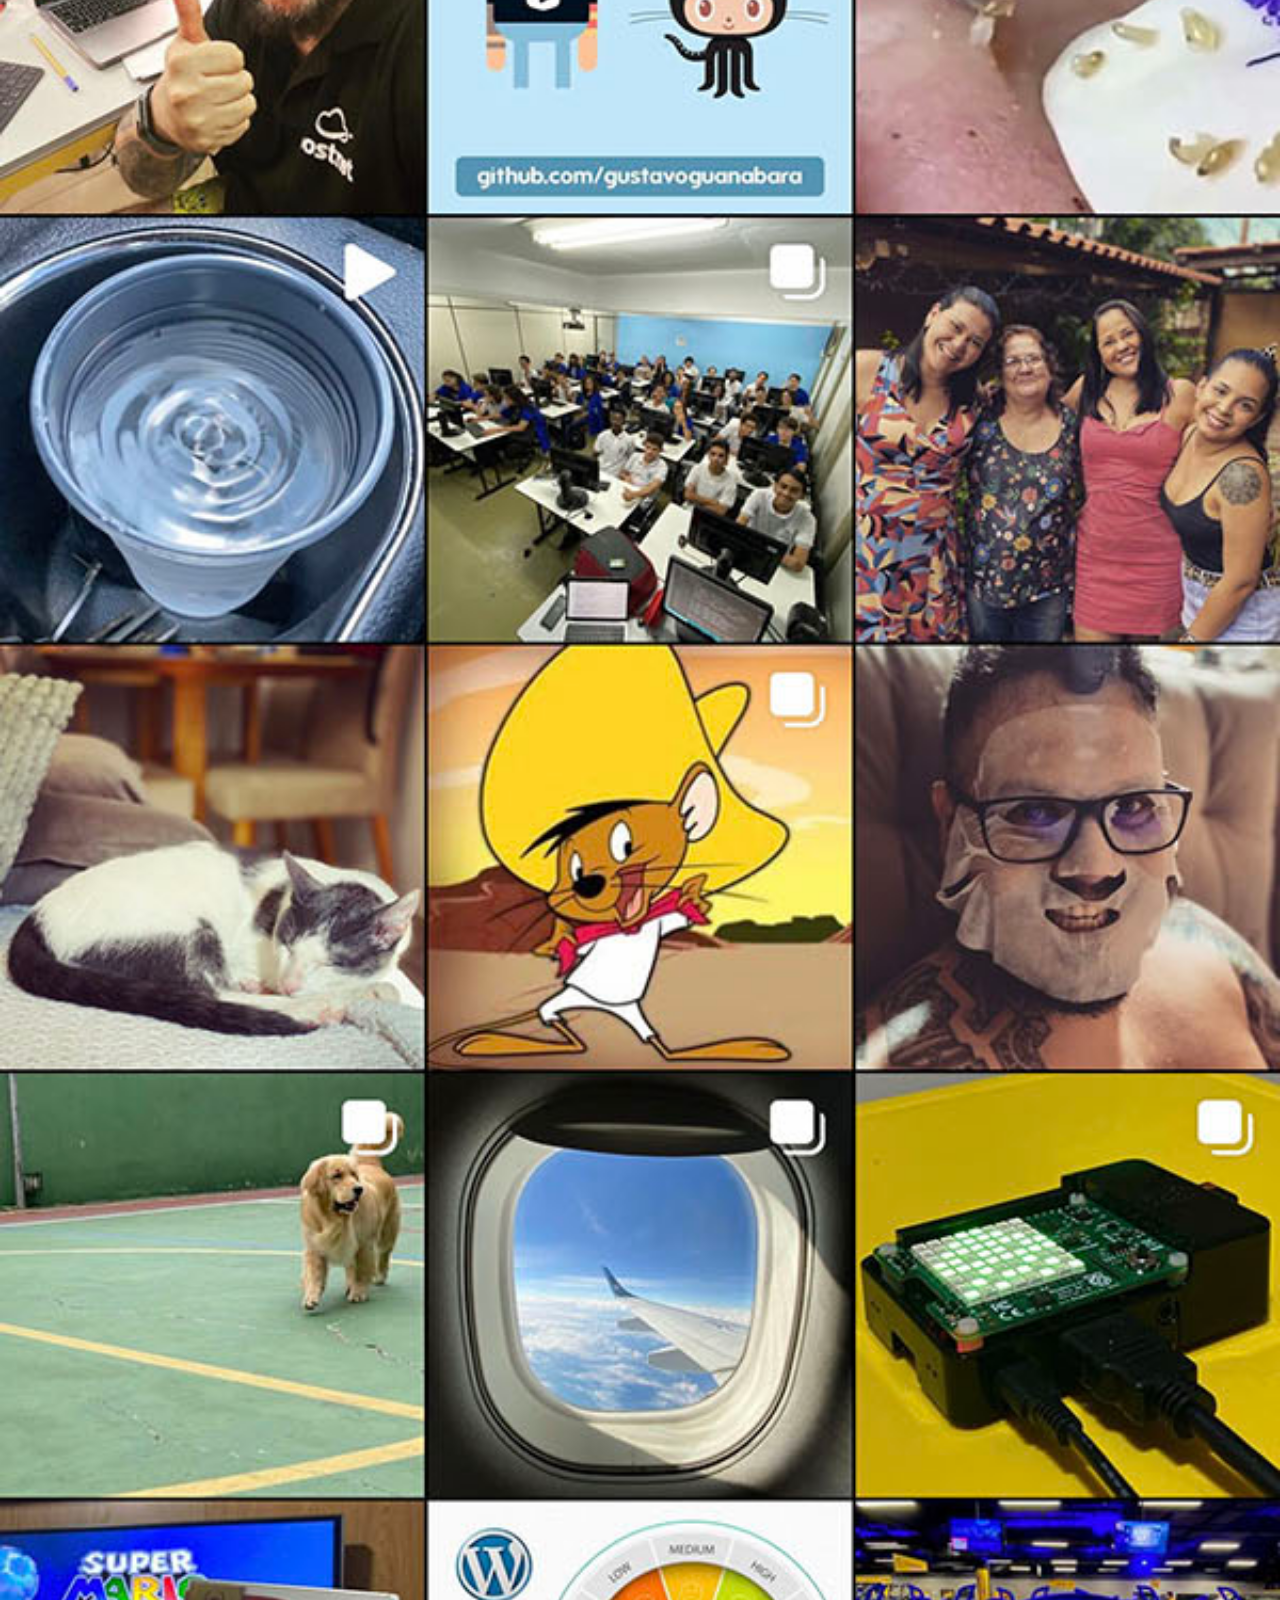
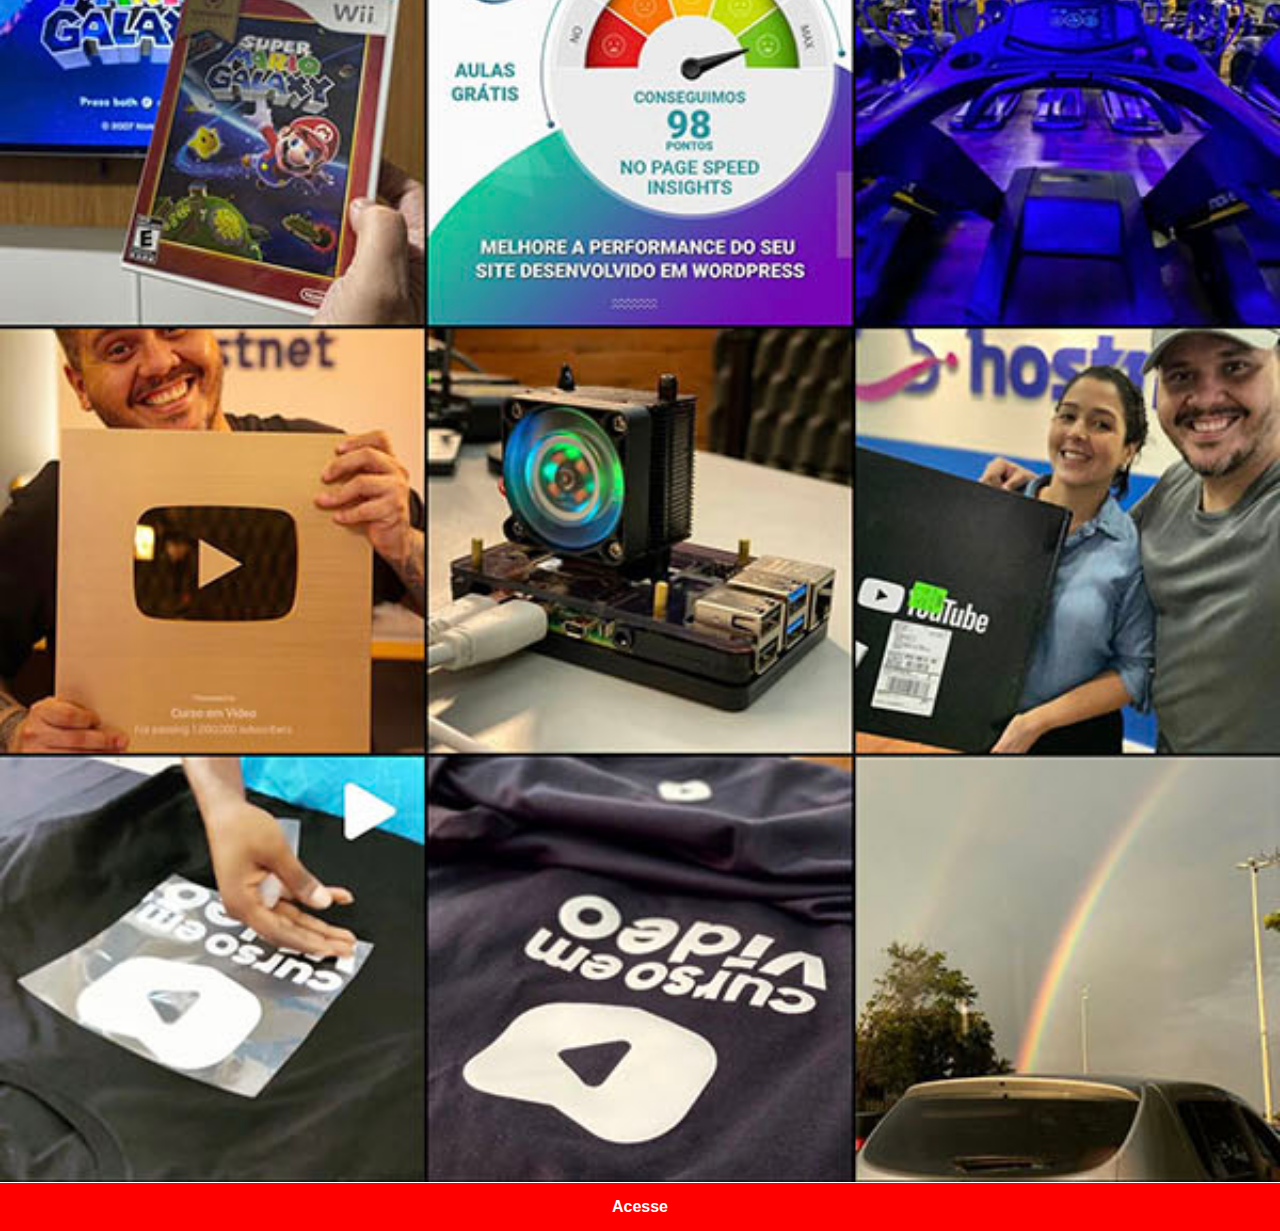
<file: instagram.html>
<!DOCTYPE html>
<html lang="pt-br">
<head>
    <meta charset="UTF-8">
    <meta name="viewport" content="width=device-width, initial-scale=1.0">
    <title>Instagram</title>
    <style>
        *{
            margin: 0px;
            padding: 0px;
            font-family: Arial, Helvetica, sans-serif;
        }
        
        ::-webkit-scrollbar{
            width: 0px;
            height: 0px;
        }

        img{
            width: 100vw;
        }

        a{
            display: block;
            background-color: rgb(255, 0, 0);
            color: white;
            padding: 15px;
            text-decoration: none;
            text-align: center;
            font-weight: bolder;
            margin-top: -3px;
        }
        a:hover{
            background-color: rgb(182, 10, 10);
        }
    </style>
</head>
<body>
    <img src="imagens/tela-instagram.jpg" alt="Instagram">
    <a href="https://www.instagram.com/gustavoguanabara/" target="_blank">Acesse</a>
</body>
</html>
</file>
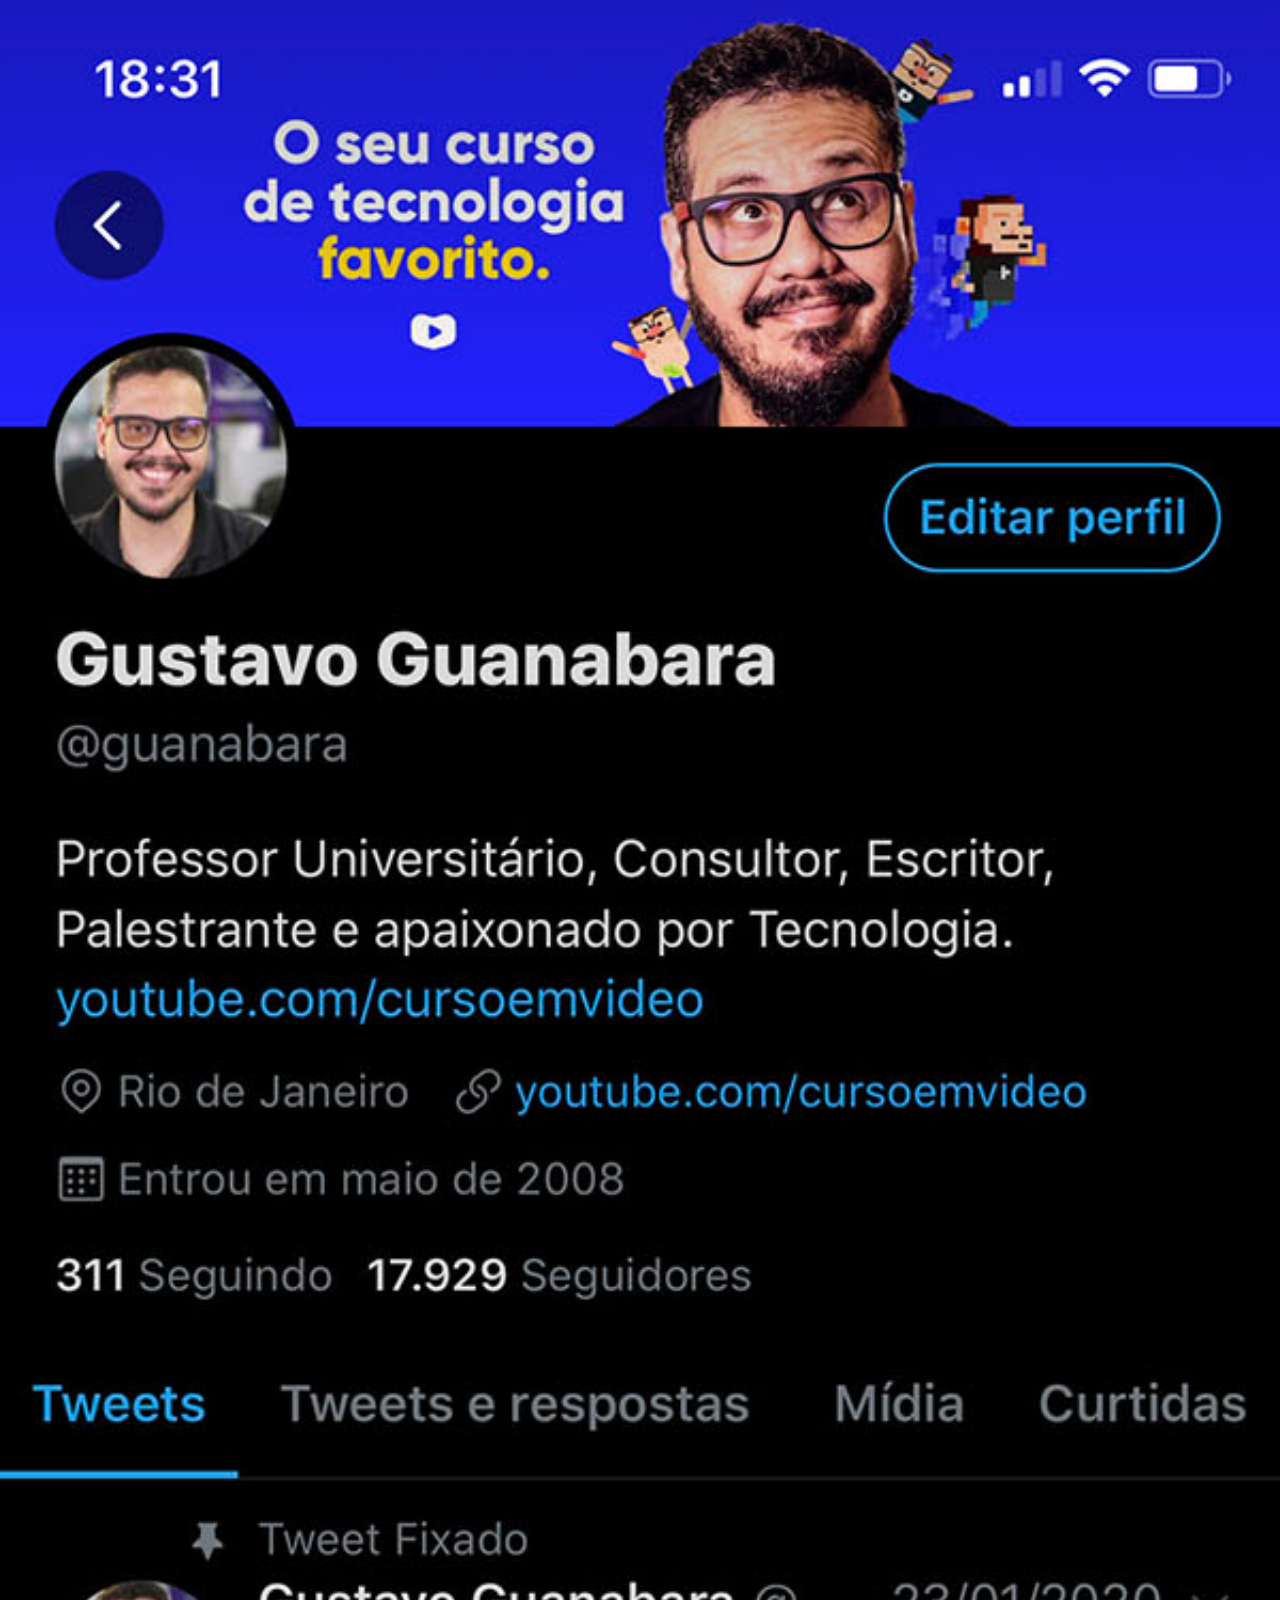
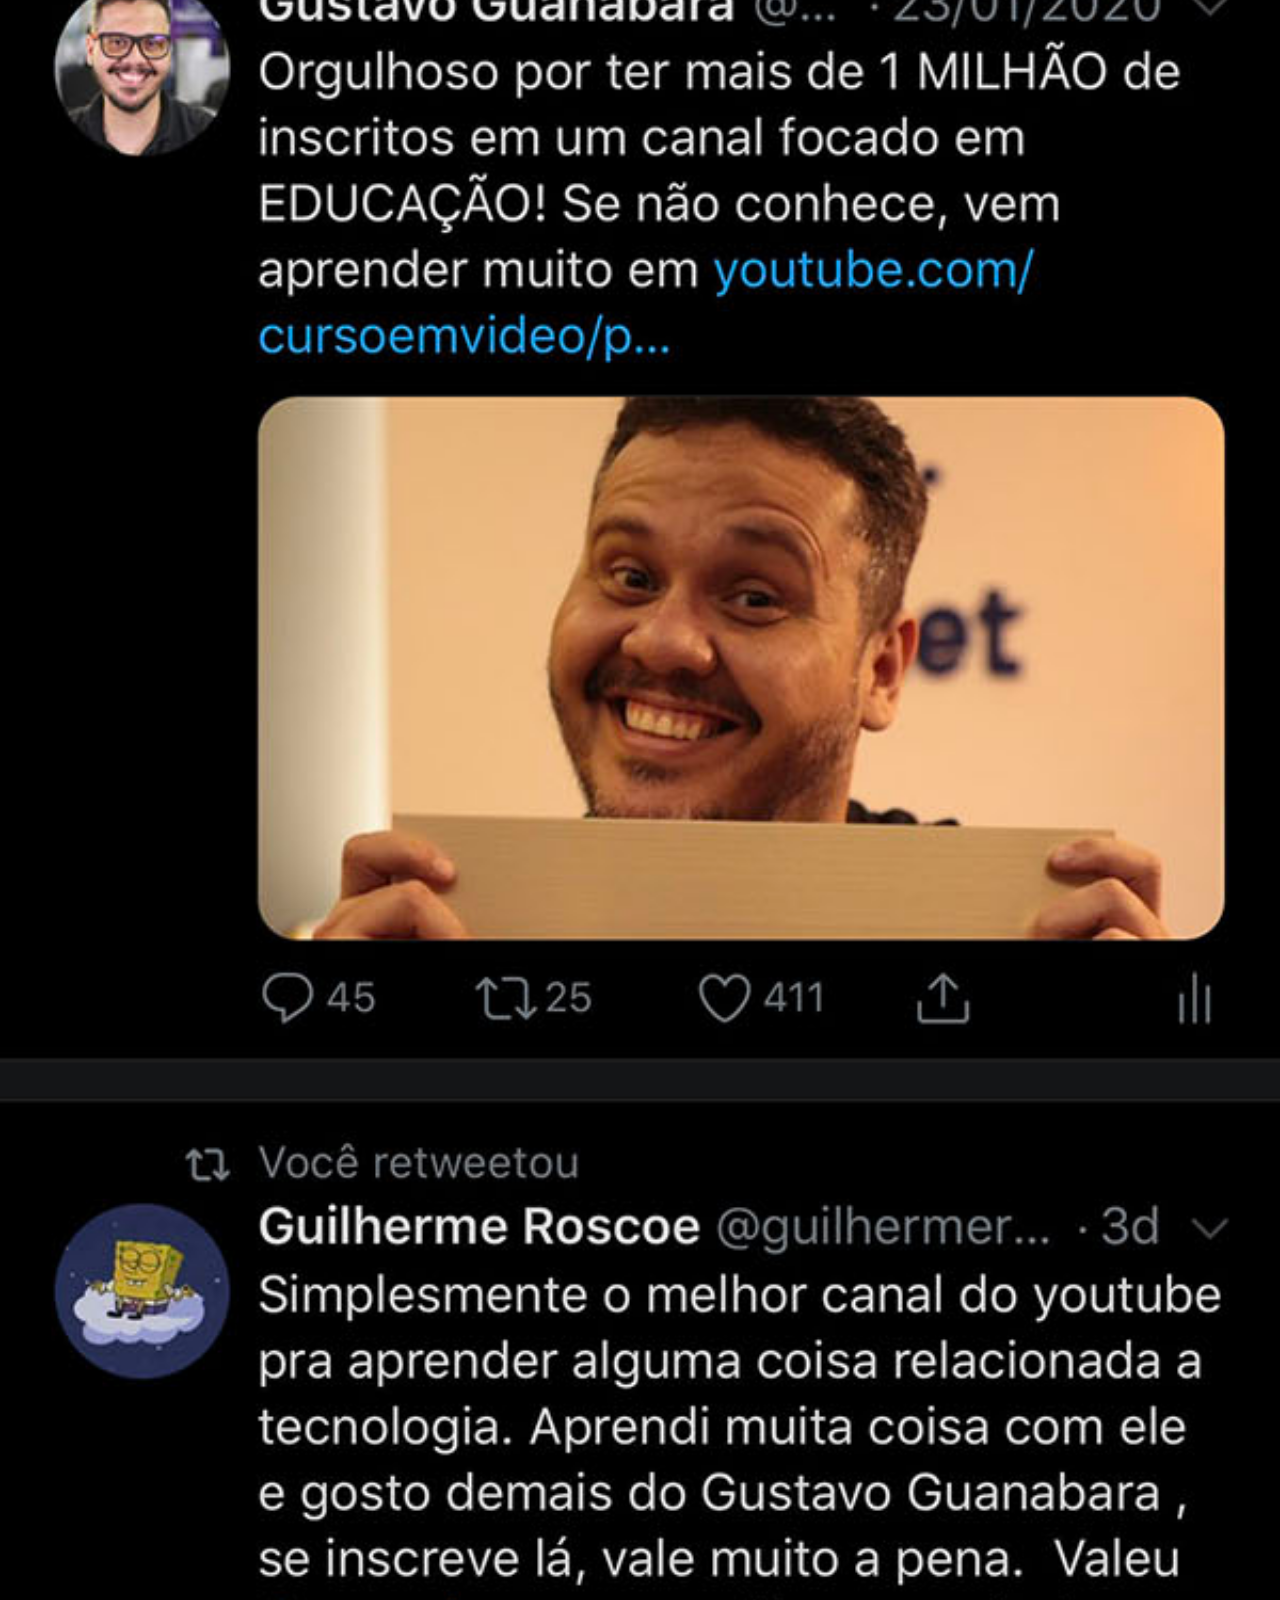
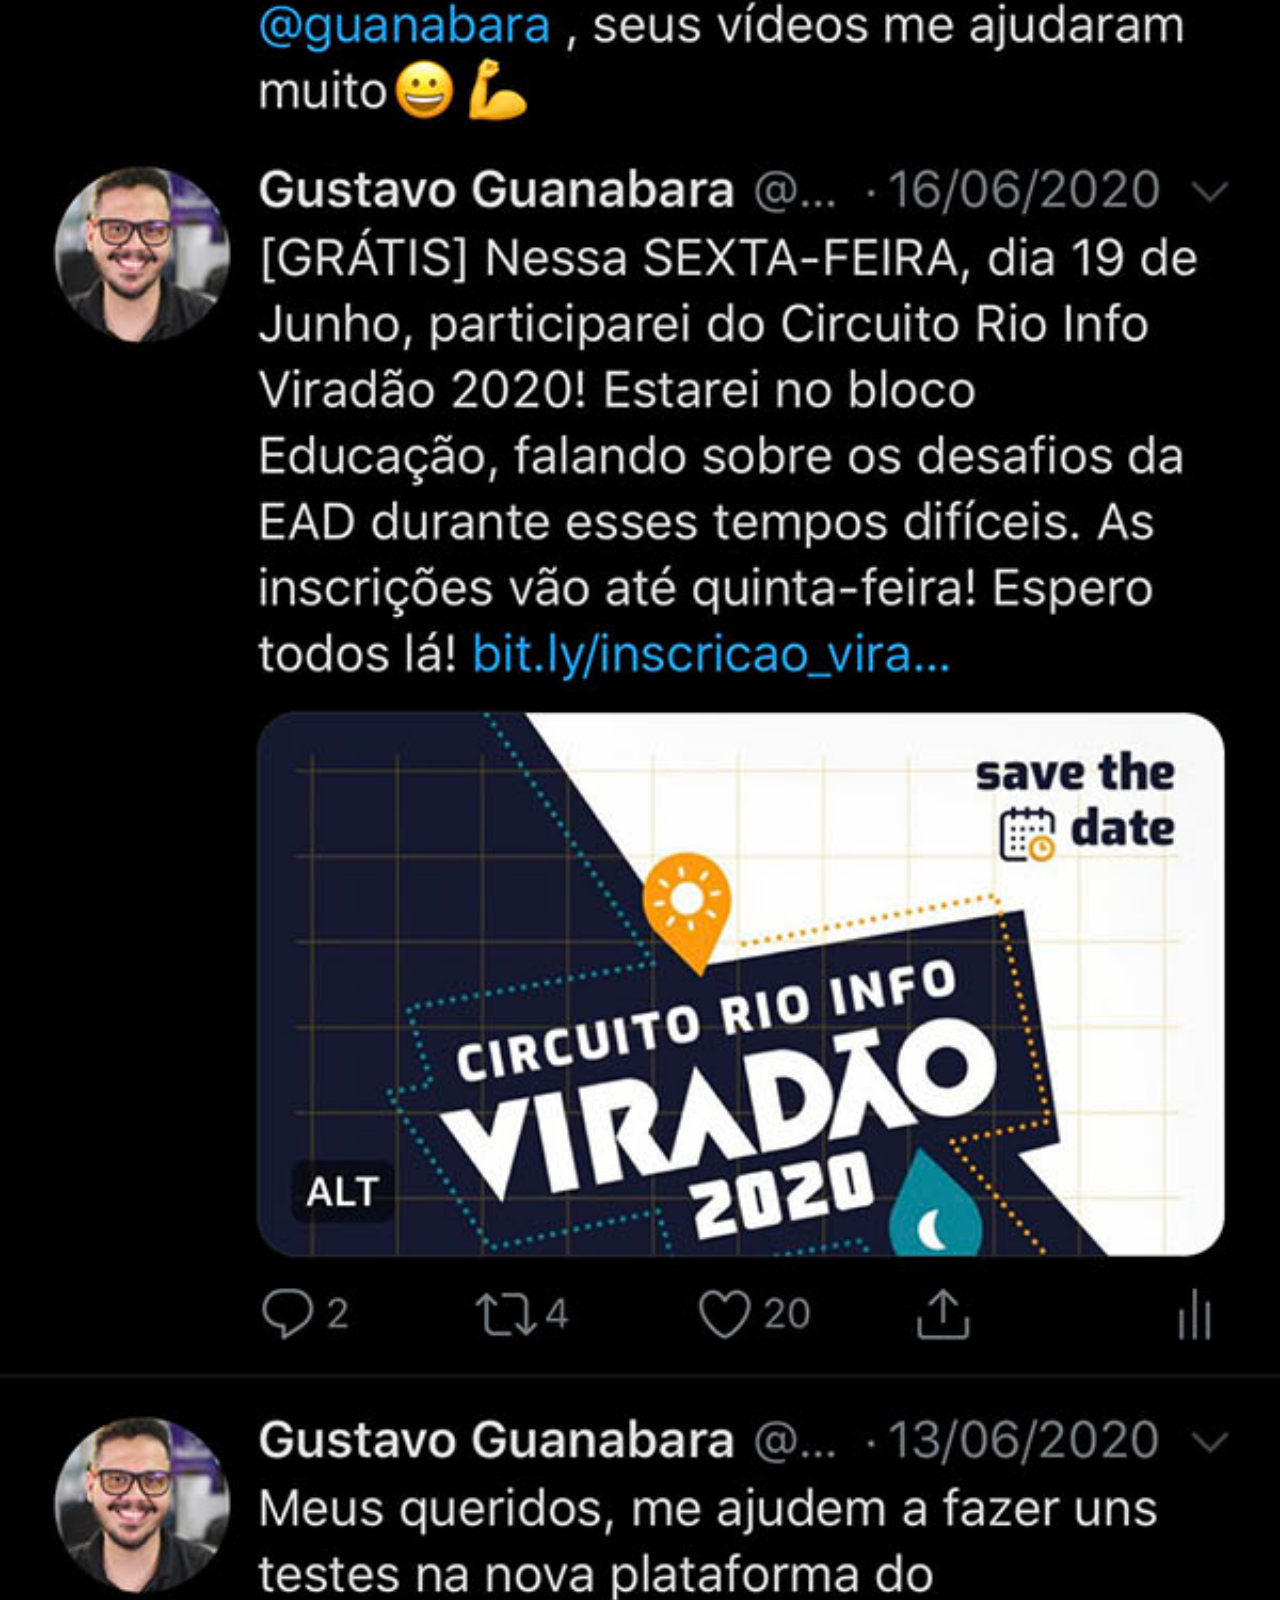
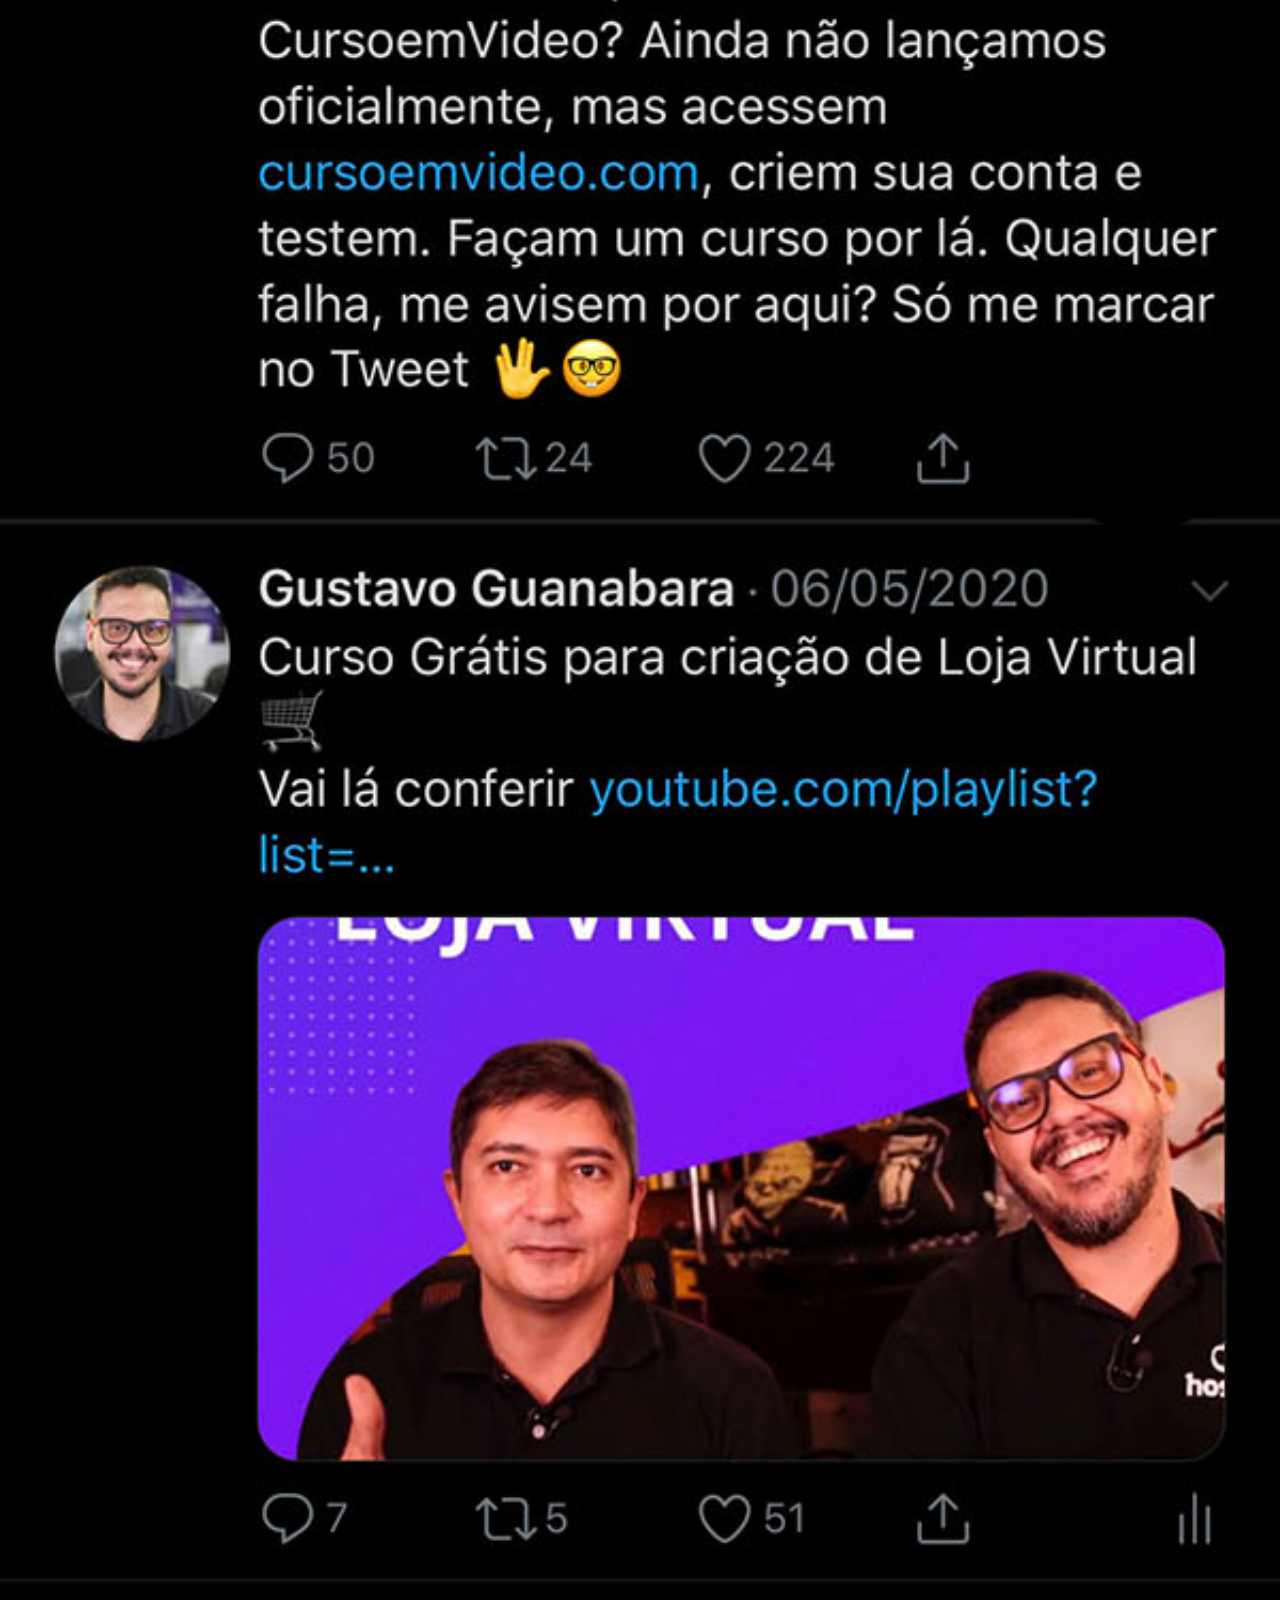
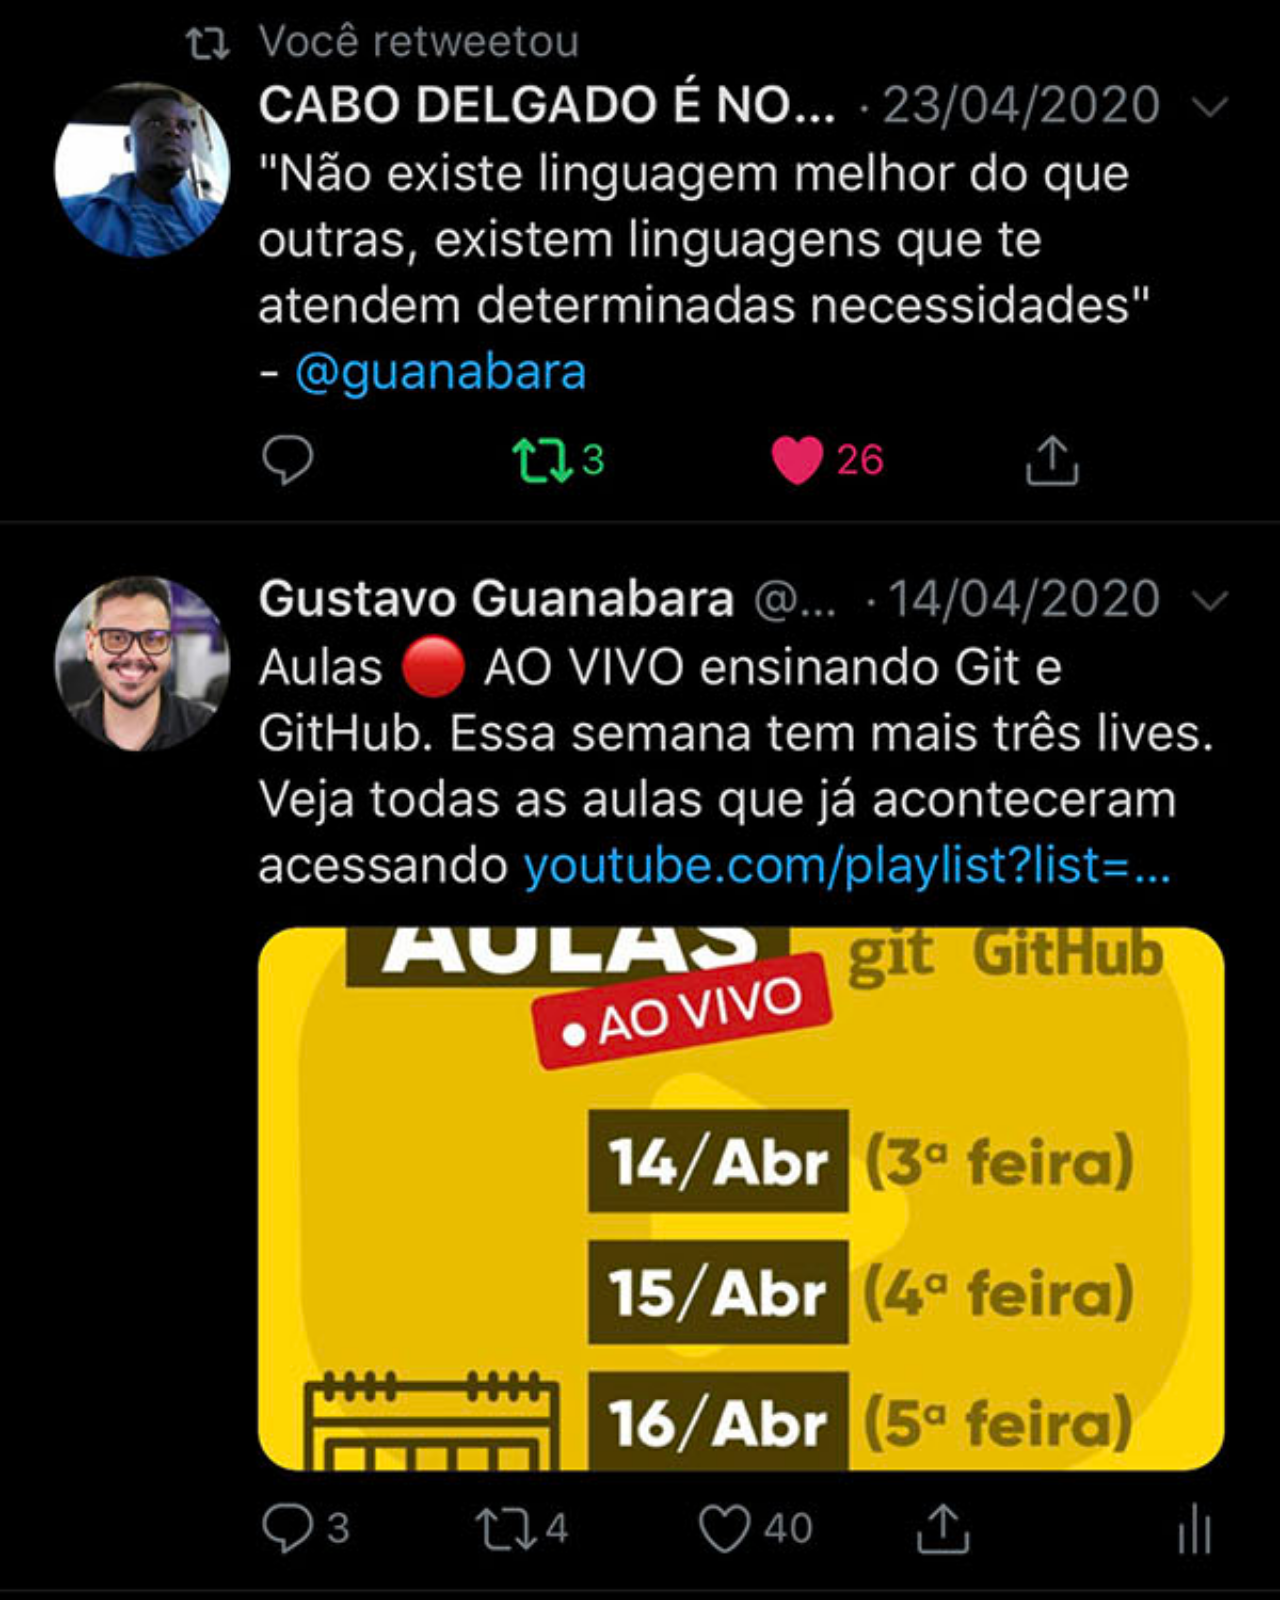
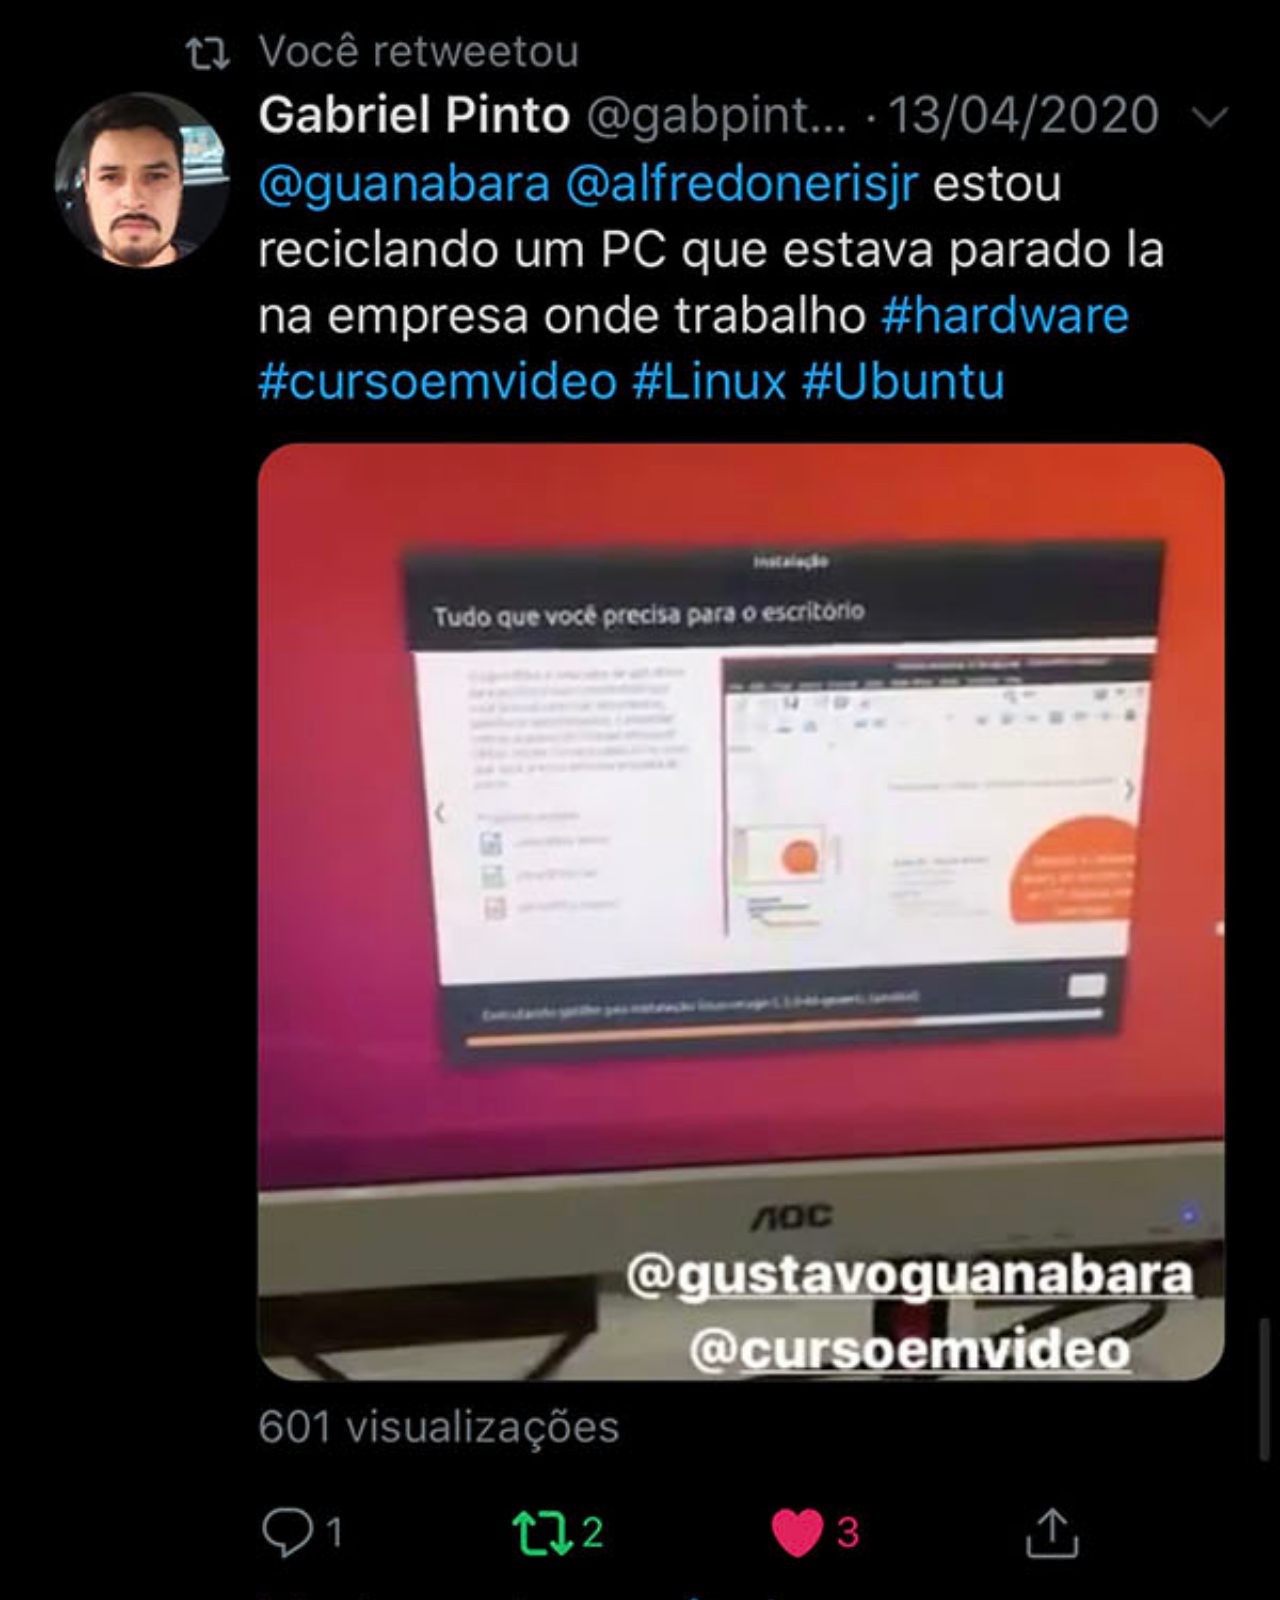
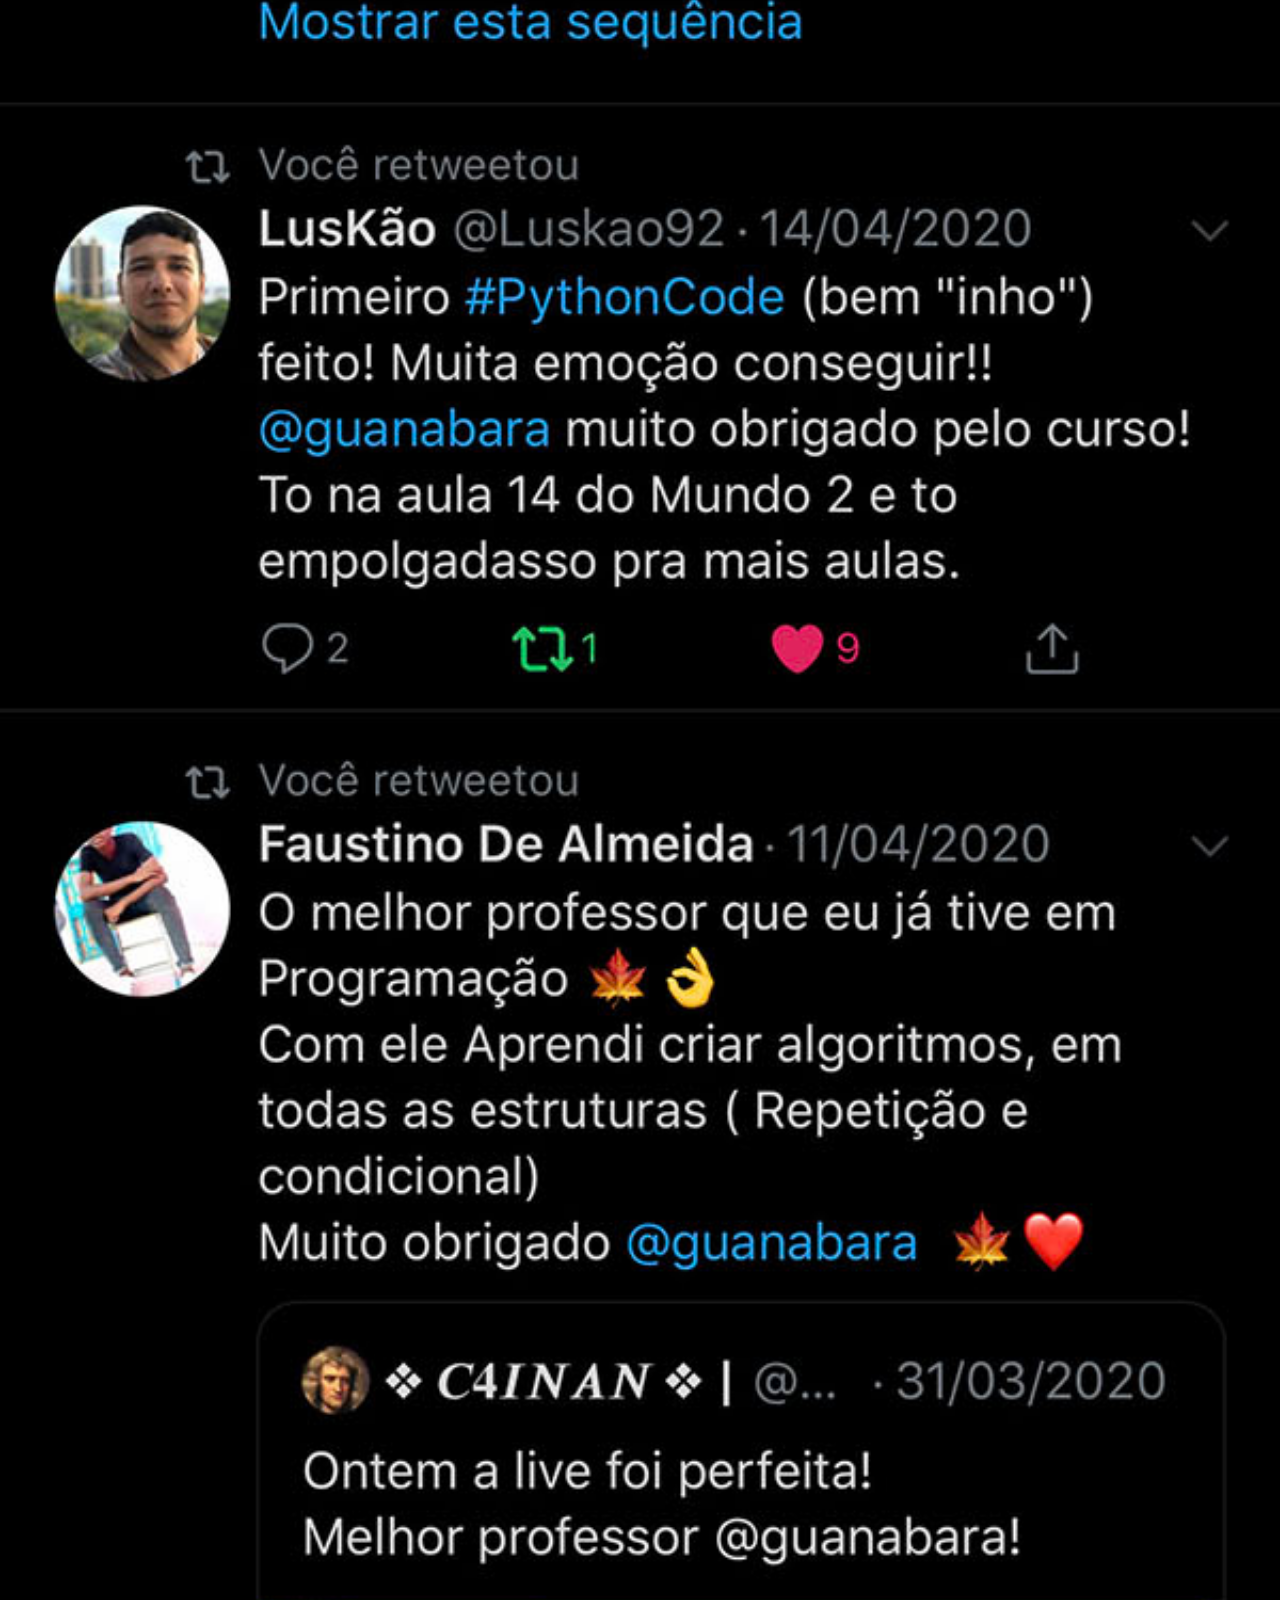
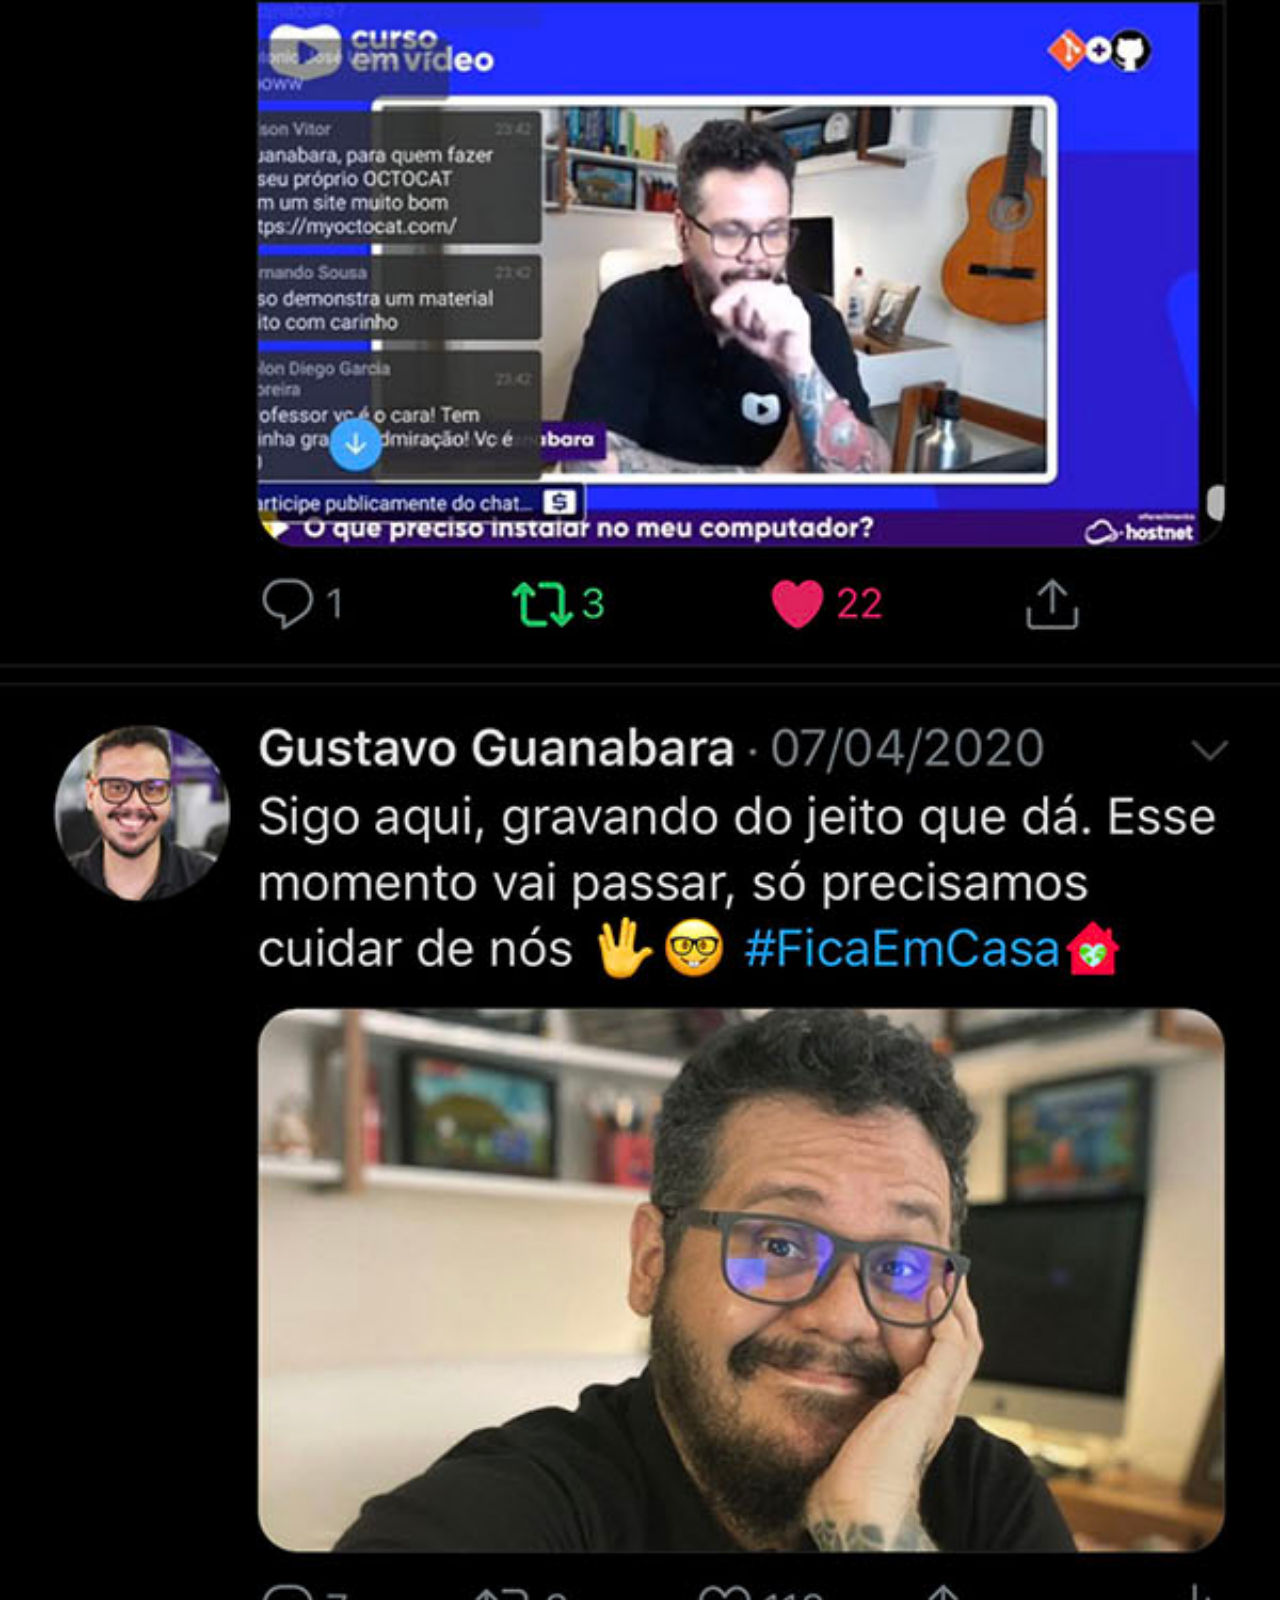
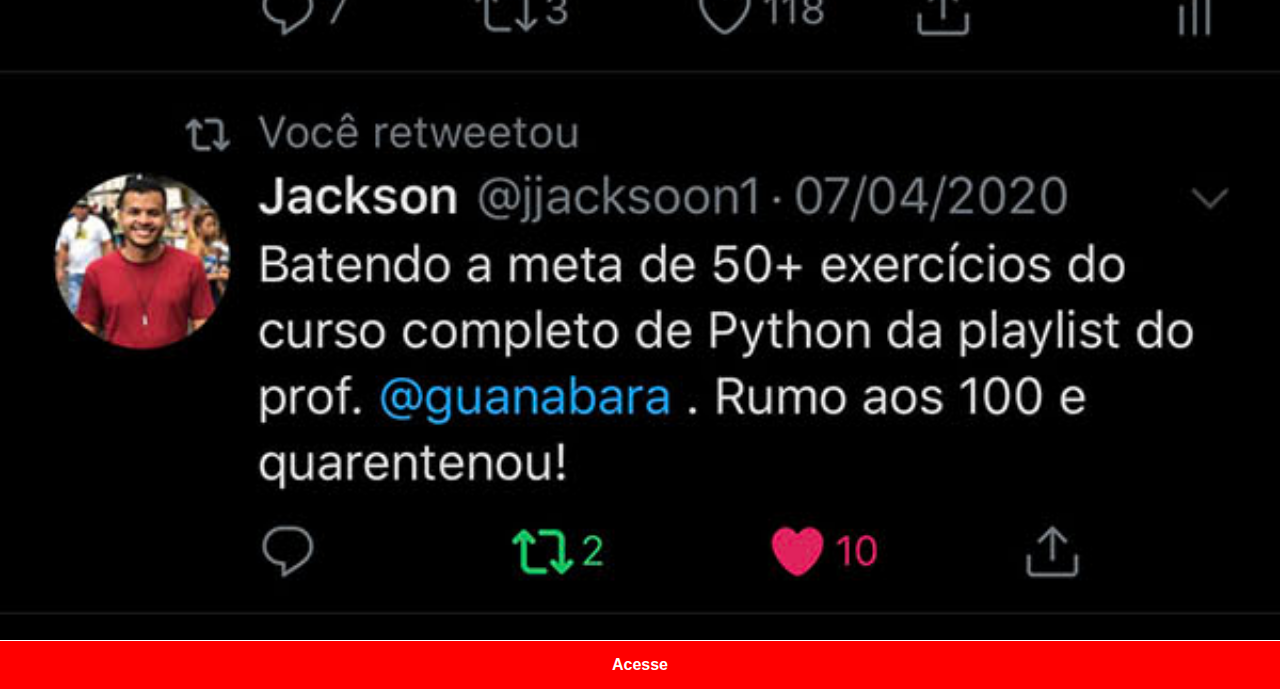
<file: twitter.html>
<!DOCTYPE html>
<html lang="pt-br">
<head>
    <meta charset="UTF-8">
    <meta name="viewport" content="width=device-width, initial-scale=1.0">
    <title>Twitter</title>
    <style>
        *{
            margin: 0px;
            padding: 0px;
            font-family: Arial, Helvetica, sans-serif;
        }
        
        ::-webkit-scrollbar{
            width: 0px;
            height: 0px;
        }

        img{
            width: 100vw;
        }

        a{
            display: block;
            background-color: rgb(255, 0, 0);
            color: white;
            padding: 15px;
            text-decoration: none;
            text-align: center;
            font-weight: bolder;
            margin-top: -3px;
        }
        a:hover{
            background-color: rgb(182, 10, 10);
        }
    </style>
</head>
<body>
    <img src="imagens/tela-twitter.jpg" alt="Twitter">
    <a href="https://x.com/guanabara?ref_src=twsrc%5Egoogle%7Ctwcamp%5Eserp%7Ctwgr%5Eauthor" target="_blank">Acesse</a>
</body>
</html>
</file>
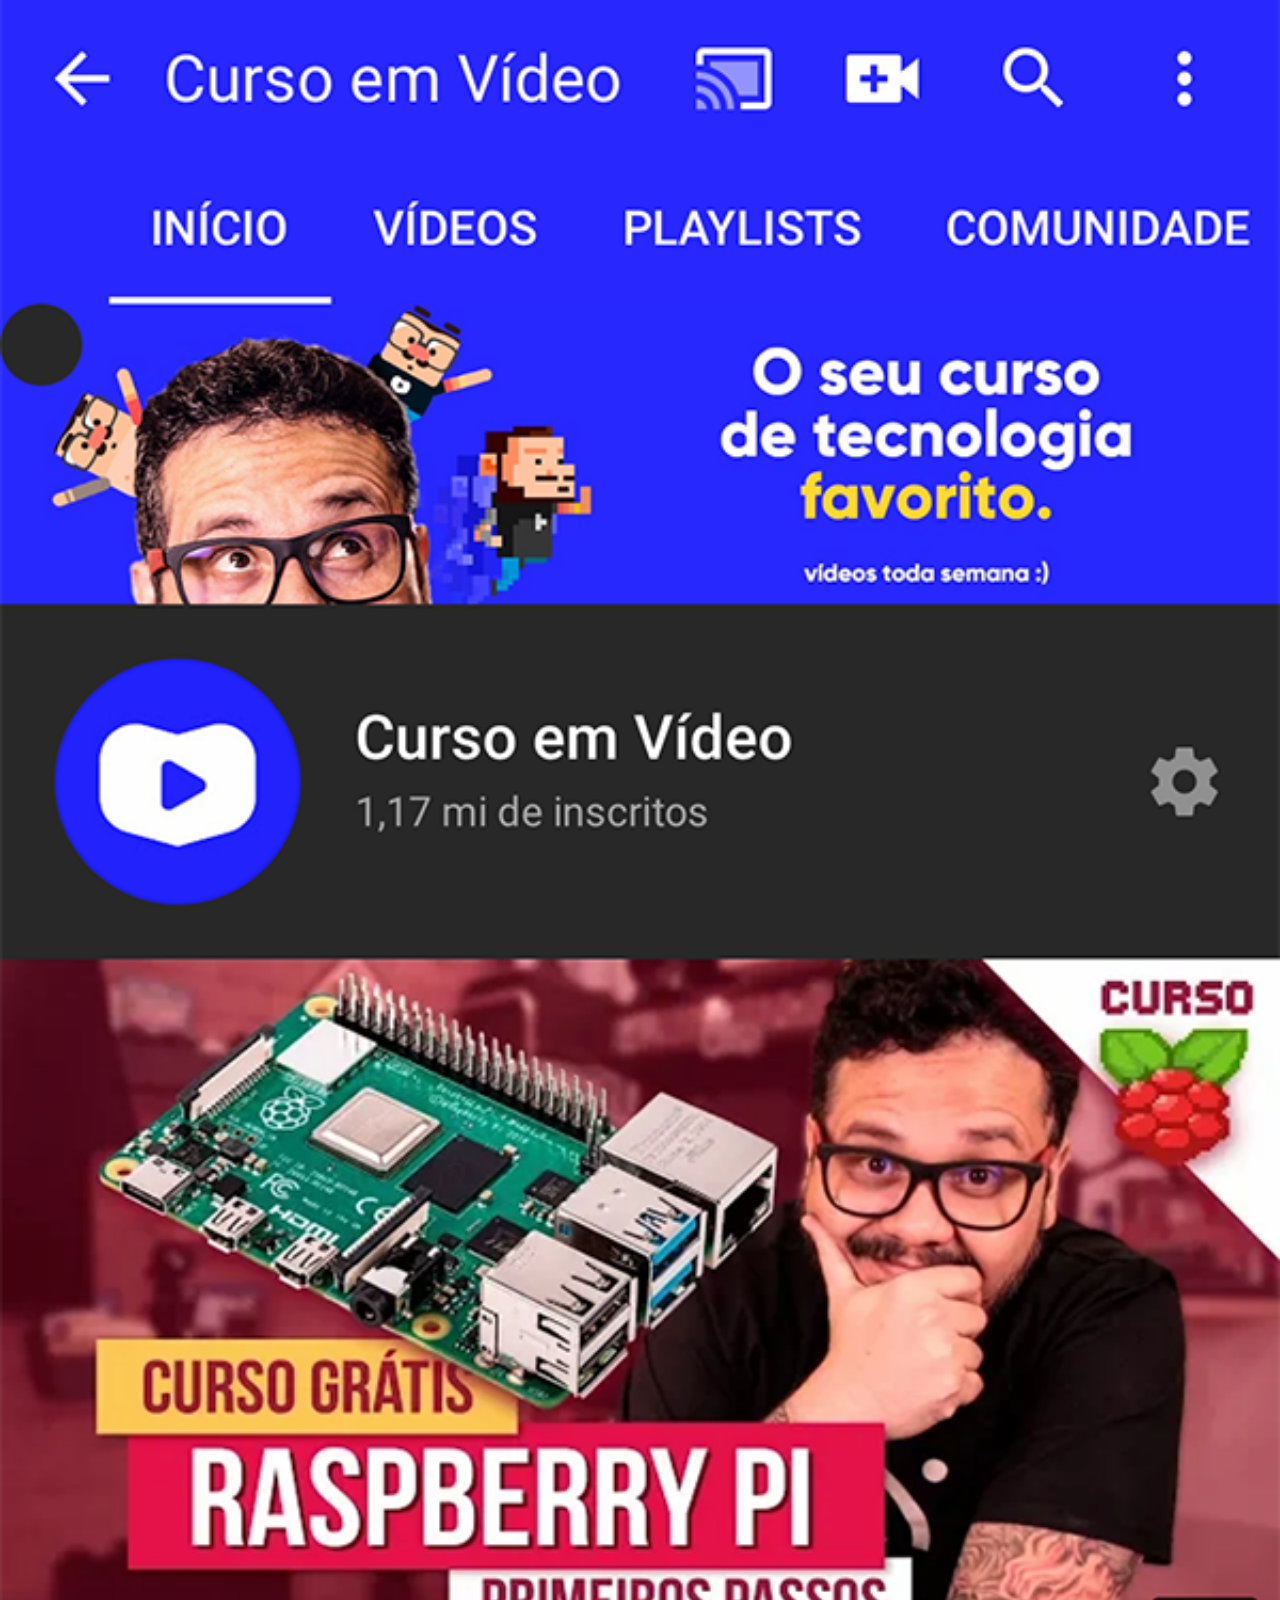
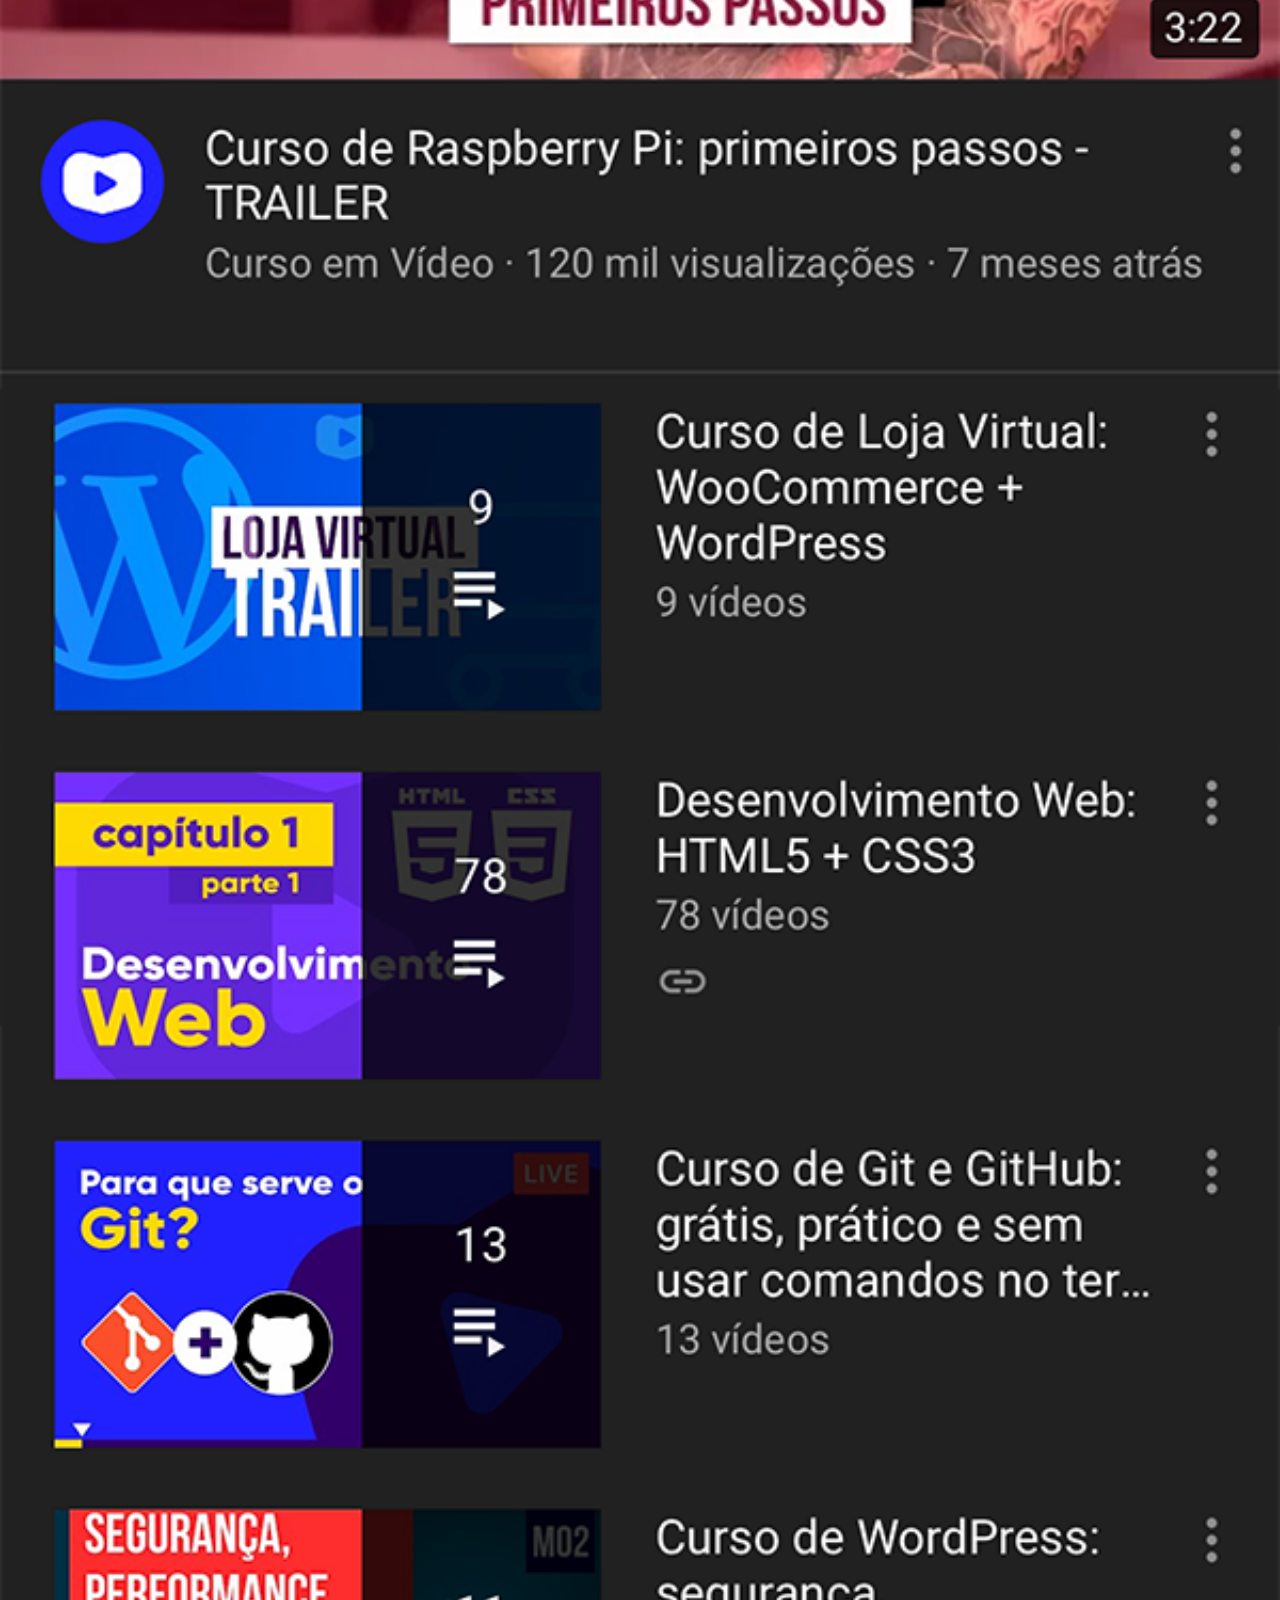
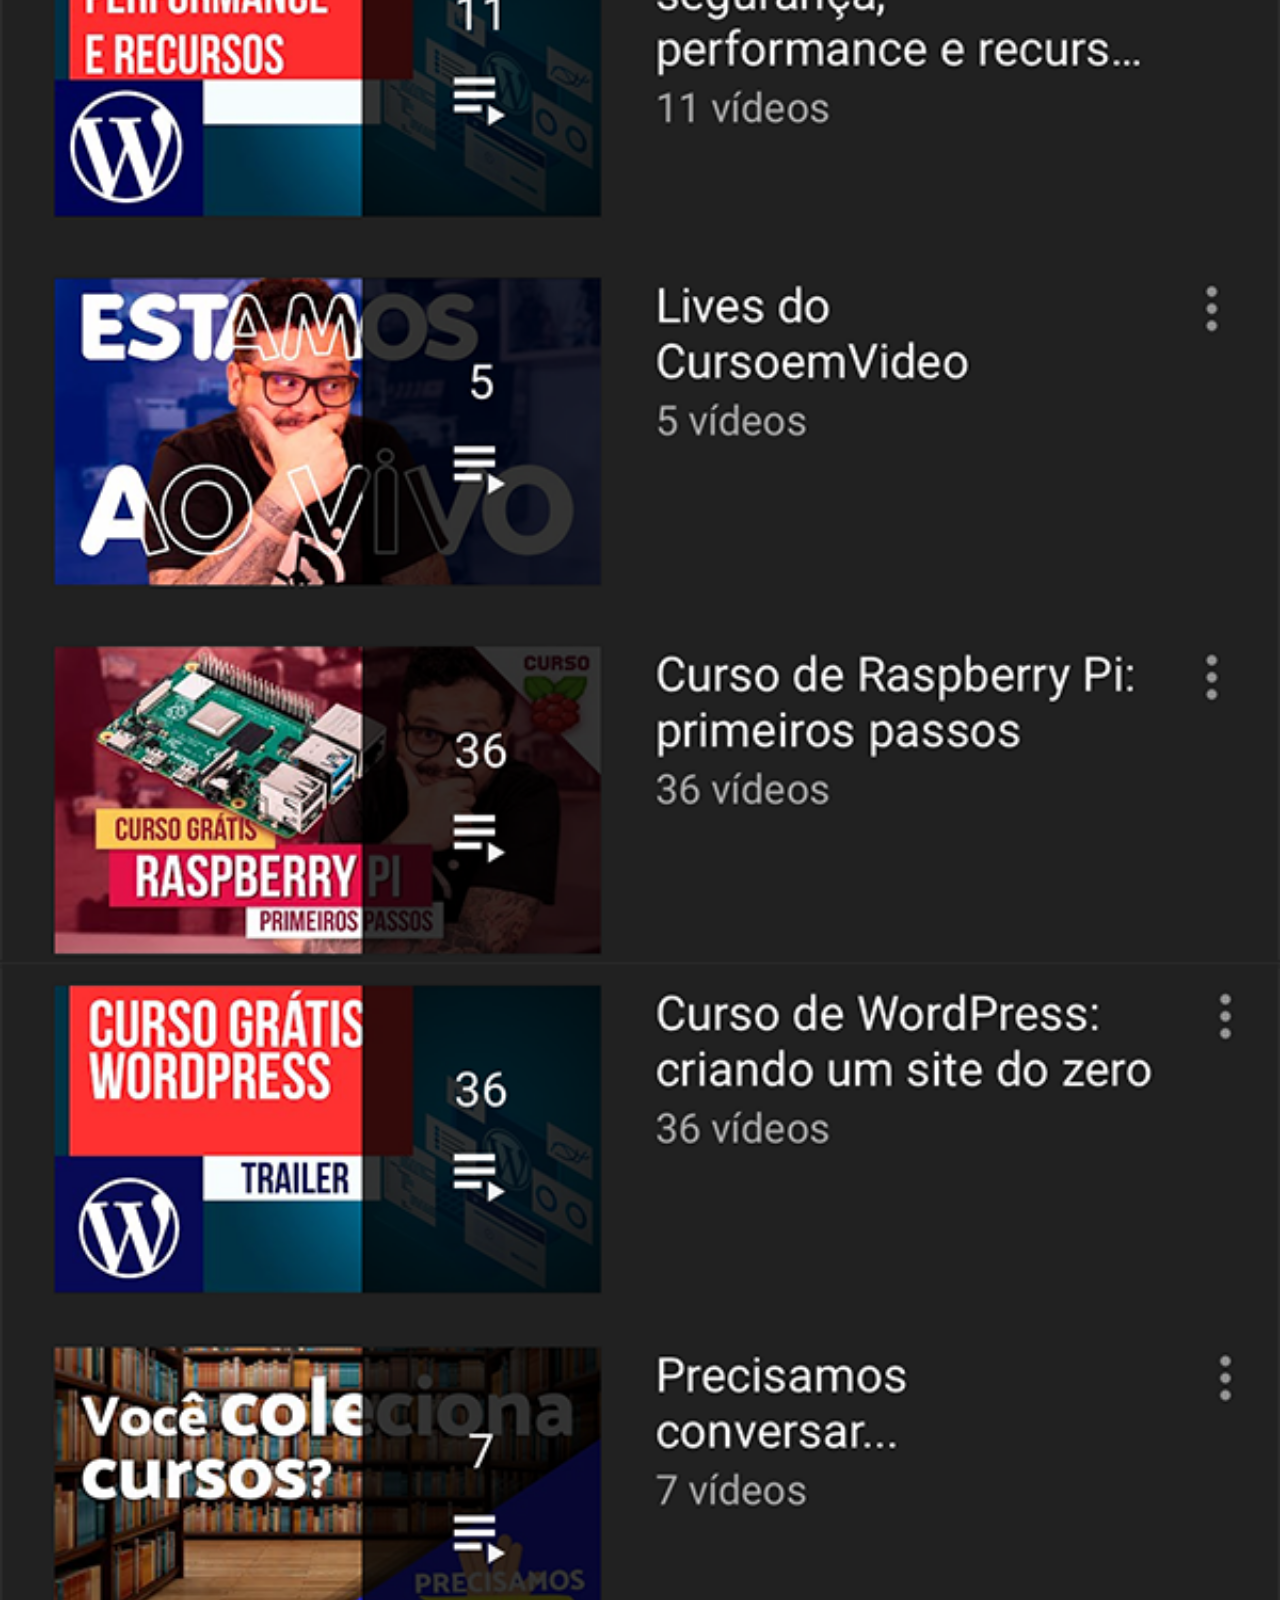
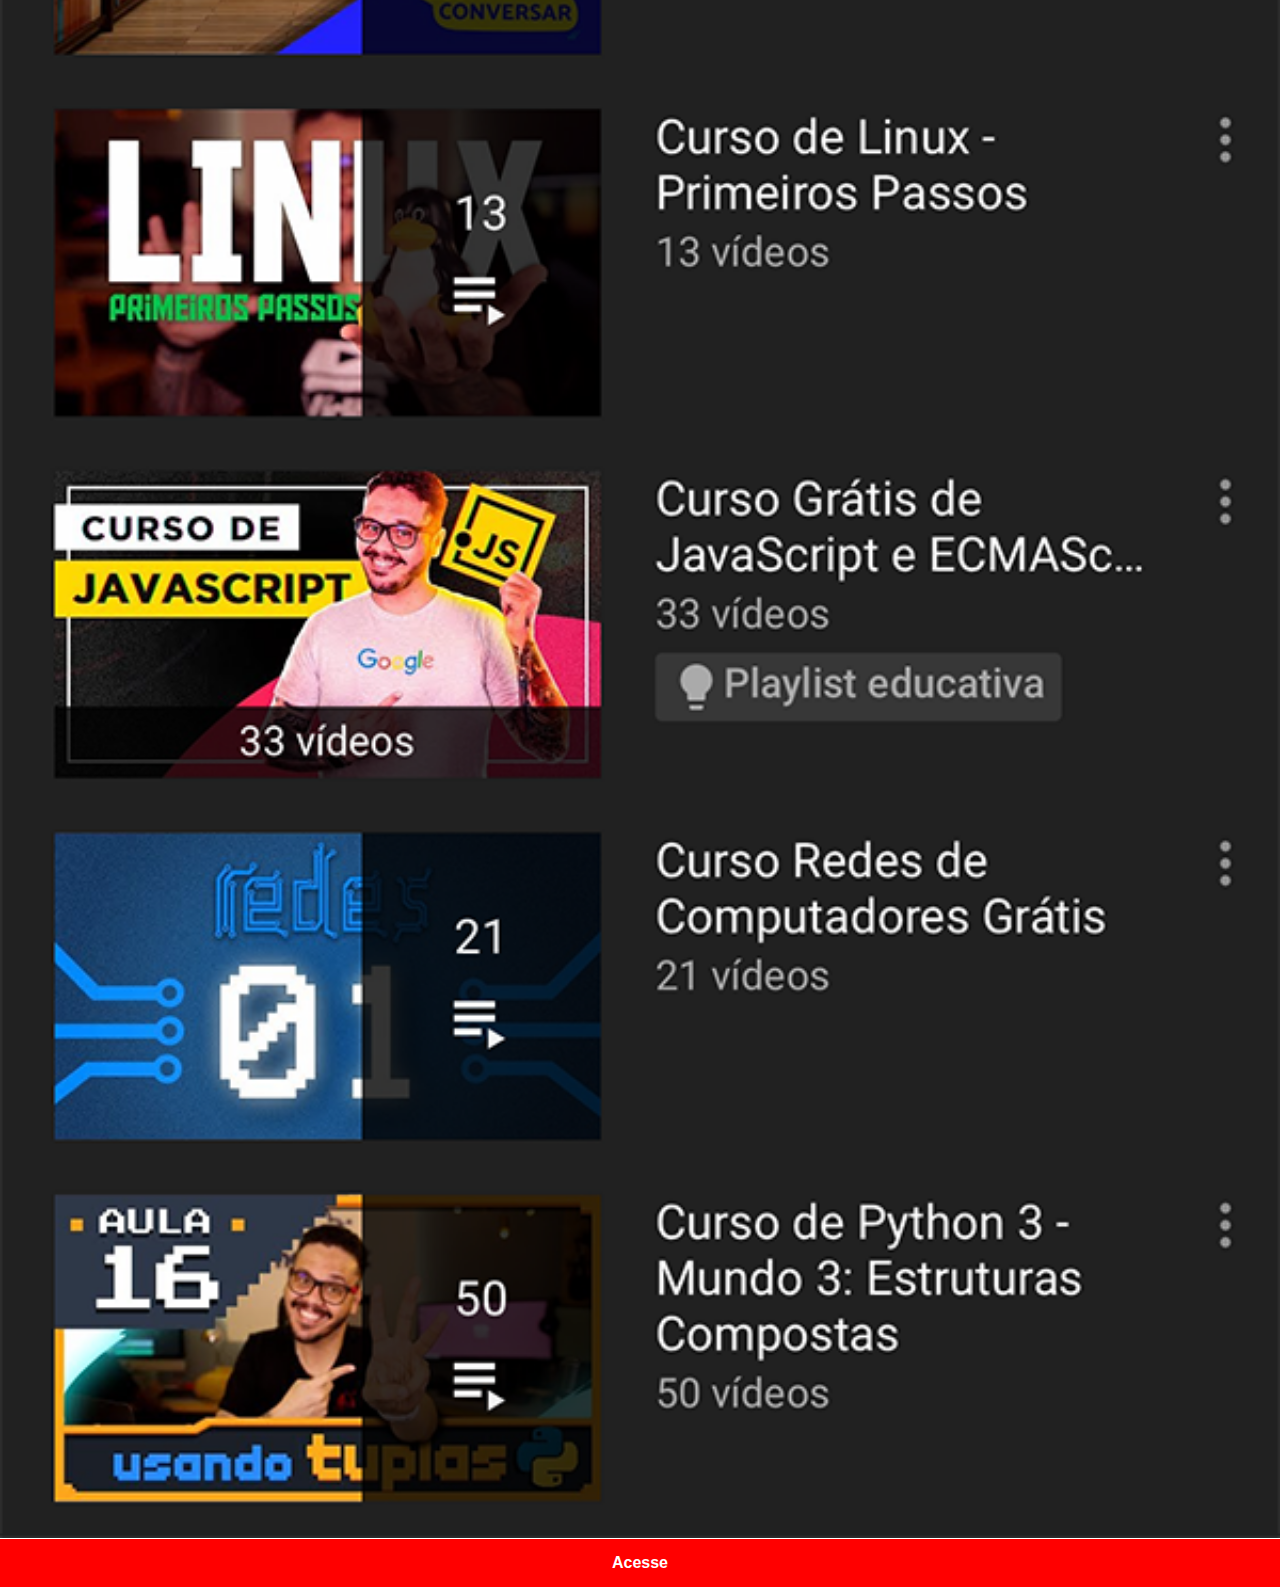
<file: youtube.html>
<!DOCTYPE html>
<html lang="pt-br">
<head>
    <meta charset="UTF-8">
    <meta name="viewport" content="width=device-width, initial-scale=1.0">
    <title>Youtube</title>
    <style>
        *{
            margin: 0px;
            padding: 0px;
            font-family: Arial, Helvetica, sans-serif;
        }
        
        ::-webkit-scrollbar{
            width: 0px;
            height: 0px;
        }

        img{
            width: 100vw;
        }

        a{
            display: block;
            background-color: rgb(255, 0, 0);
            color: white;
            padding: 15px;
            text-decoration: none;
            text-align: center;
            font-weight: bolder;
            margin-top: -3px;
        }
        a:hover{
            background-color: rgb(182, 10, 10);
        }
    </style>
</head>
<body>
    <img src="imagens/tela-youtube.png" alt="Youtube">
    <a href="https://www.youtube.com/c/CursoemV%C3%ADdeo/playlists" target="_blank">Acesse</a>
</body>
</html>
</file>
<file: estilos/style.css>
@charset "UTF-8";

*{
    margin: 0px;
    padding: 0px;
    font-family: Arial, Helvetica, sans-serif;
}

html, body{
    height: 100vh;
    width: 100vw;
    background-color: black;
}

body{
    background-image: url(../imagens/fundo-madeira.jpg);
    background-repeat: no-repeat;
    background-position: top center;
    background-size: cover;
    background-attachment: fixed;
} 

main{
    display: flex;
    align-items: center;
    justify-content: center;
    height: 100vh;
    justify-content: center;
}

section#telefone{
    height: 627px;
    width: 311px;
    background-image: url(../imagens/frame-iphone.png);
    background-repeat: no-repeat;
    display: flex;
    justify-content: center;
    align-items: center;
}

iframe#tela{
    margin-top: 200px;
    width: 267px;
    height: 470px;
    margin-bottom: 196px;
}

section#redes-sociais{
    display: flex;
    flex-direction: column;
}

a>img{
    width: 50px;
    height: 50px;
    border-radius: 50%;
    margin: 10px;
    box-shadow: 1px 1px 5px rgb(0, 0, 0);
    box-sizing: border-box;
}

a>img:hover{
    width: 50px;
    height: 50px;
    border-radius: 50%;
    margin: 10px;
    box-shadow: 1px 1px 5px rgb(0, 0, 0);
    transition: 0.1s;
    border: 3px solid rgba(255, 255, 255, 0.322);
}
</file>
